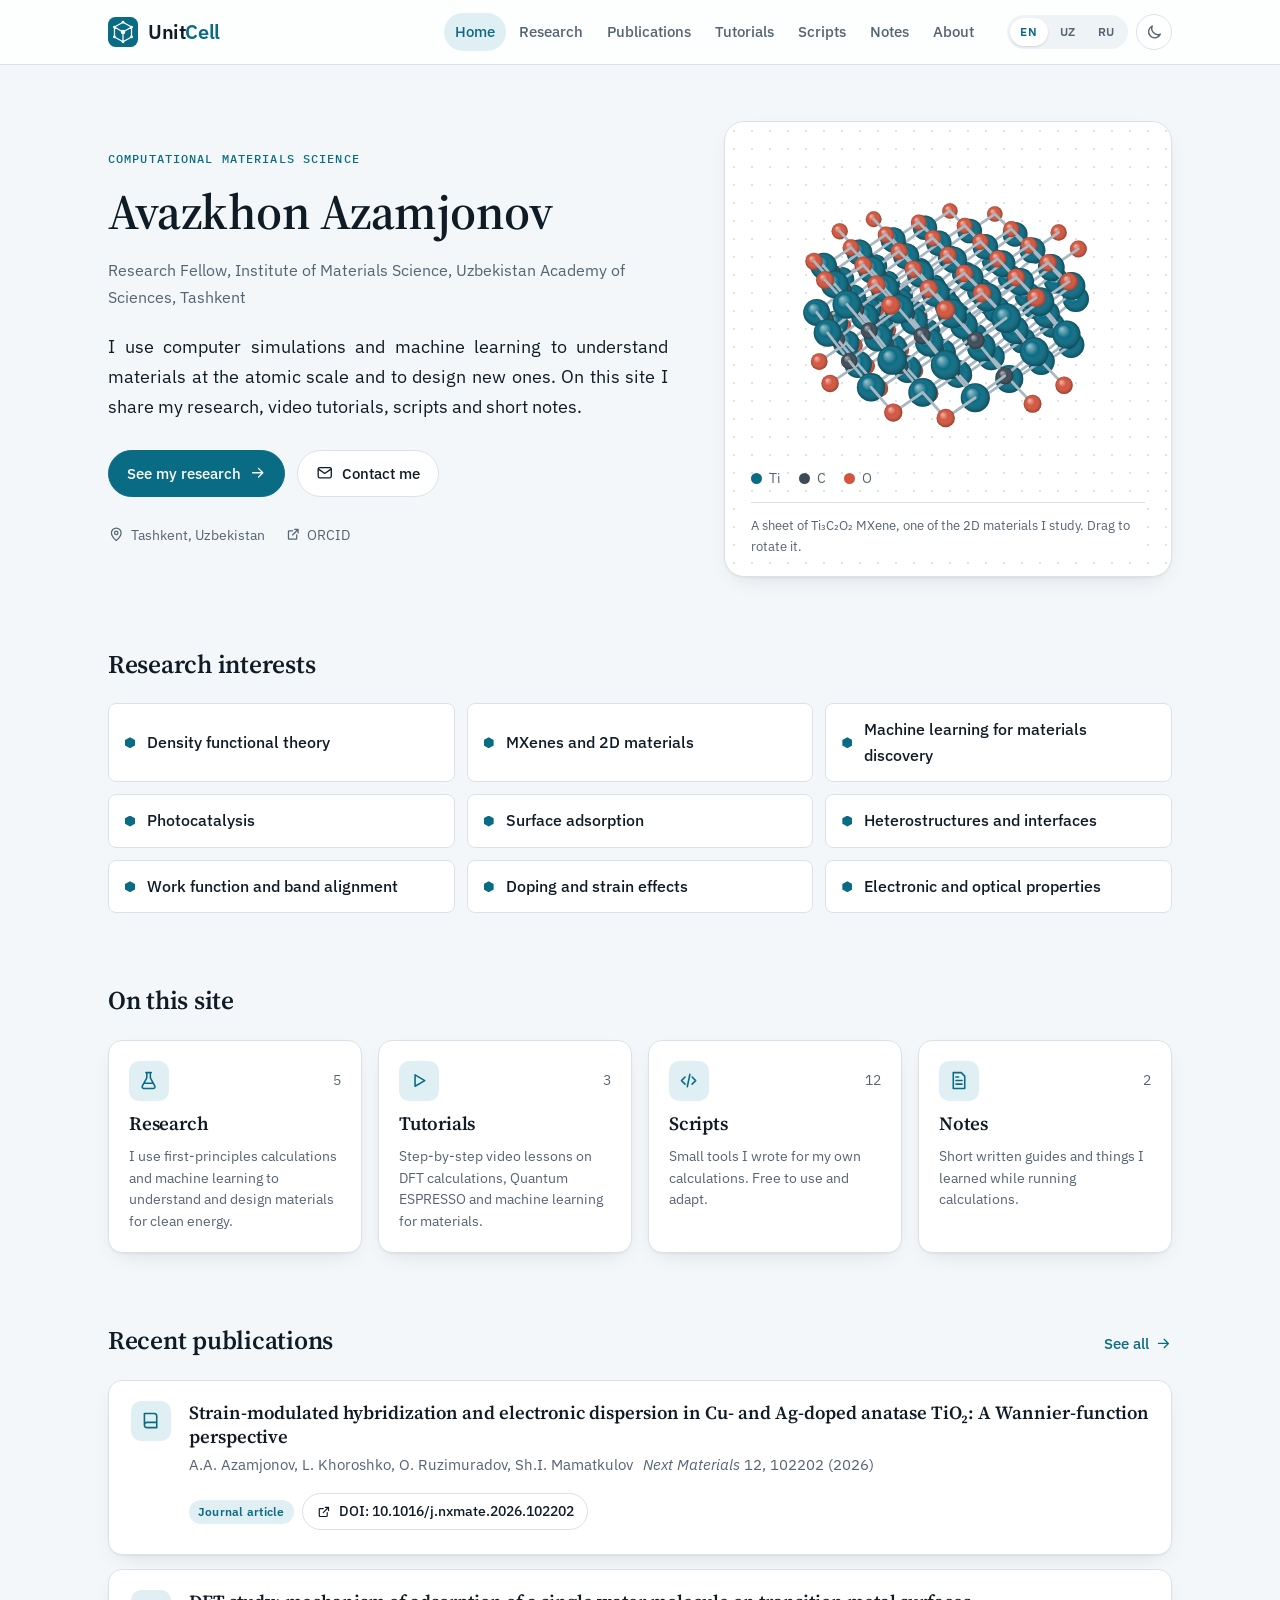
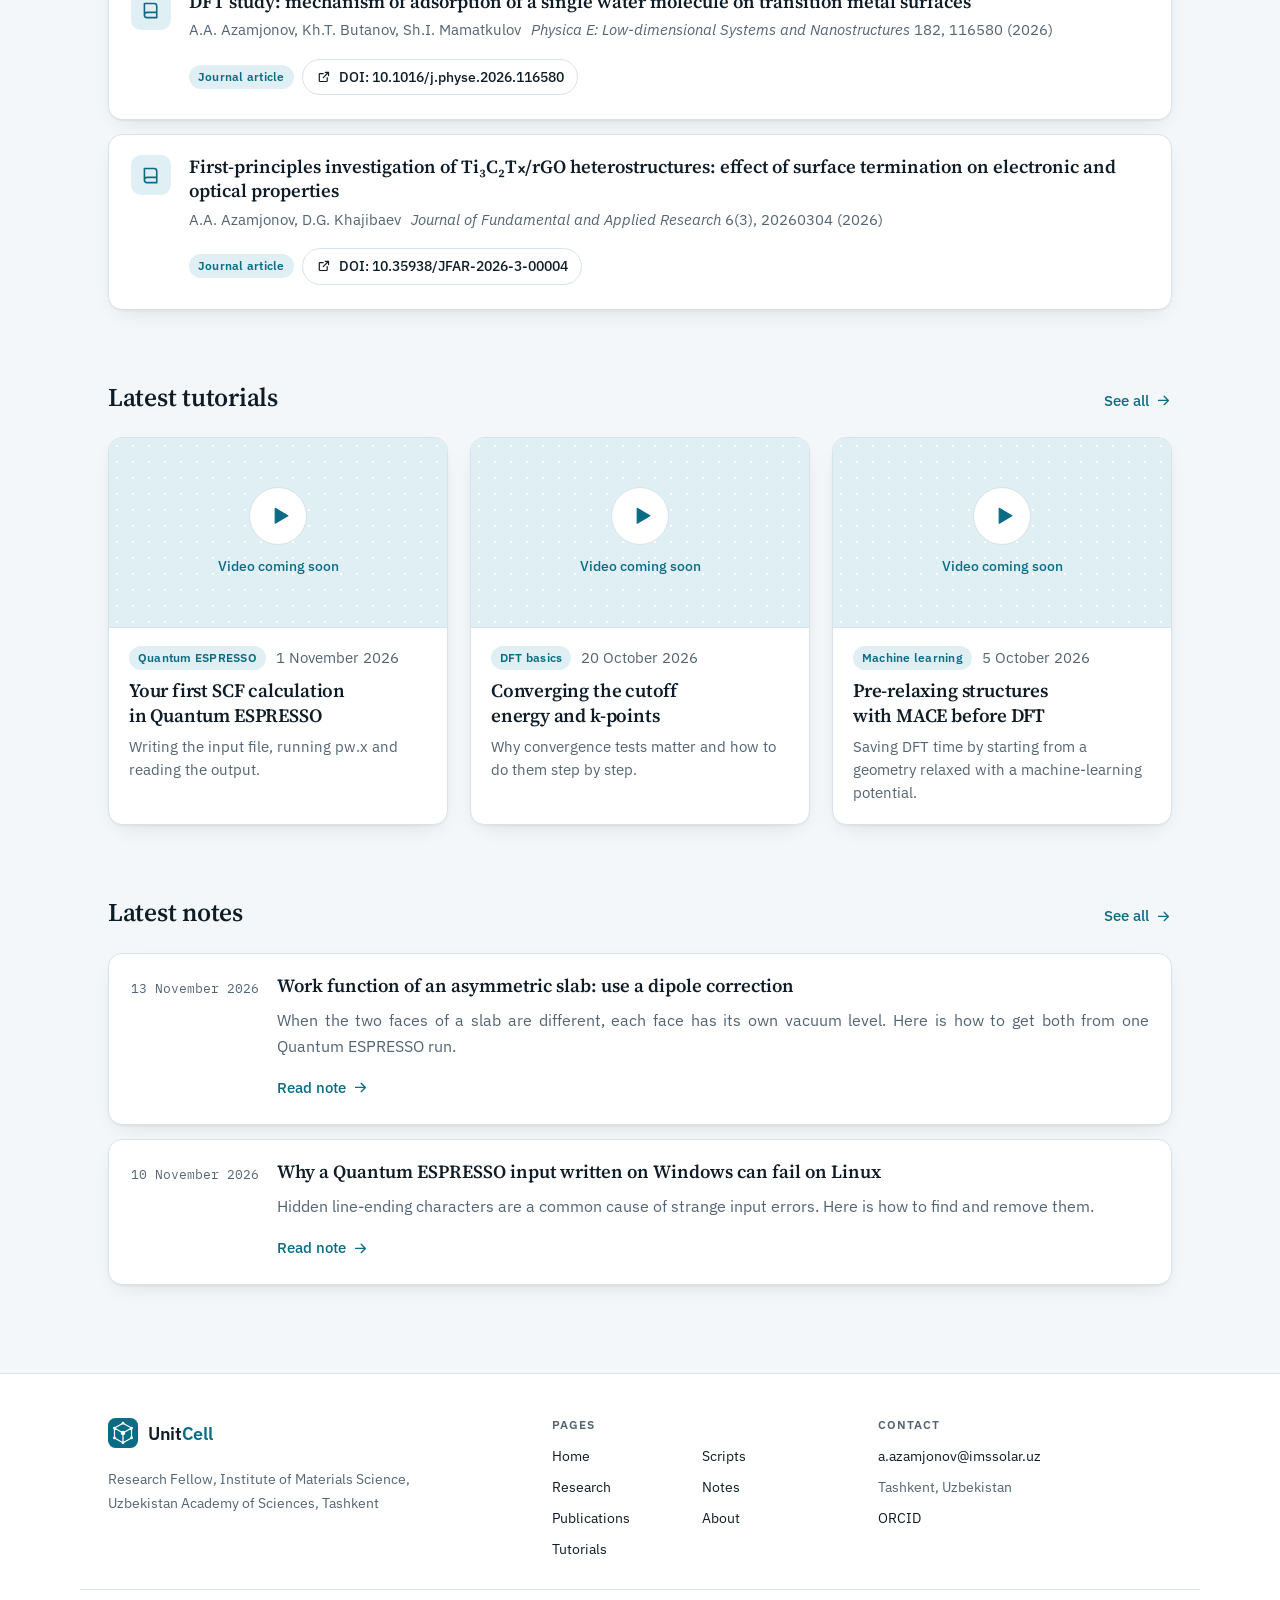
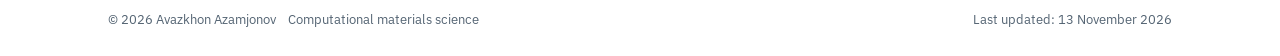
<file: index.html>
<!DOCTYPE html>
<html lang="en">
<head>
  <meta charset="utf-8">
  <meta name="viewport" content="width=device-width, initial-scale=1">
  <title>UnitCell · Computational materials science</title>
  <meta name="description" content="Research, tutorial videos, scripts and notes on DFT and machine learning for materials science.">
  <meta property="og:type" content="website">
  <meta property="og:title" content="UnitCell · Computational materials science">
  <meta property="og:description" content="Research, tutorial videos, scripts and notes on DFT and machine learning for materials science.">
  <meta name="theme-color" content="#f4f7f9" media="(prefers-color-scheme: light)">
  <meta name="theme-color" content="#0b1217" media="(prefers-color-scheme: dark)">
  <link rel="icon" href="data:image/svg+xml,%3Csvg xmlns='http://www.w3.org/2000/svg' viewBox='0 0 32 32'%3E%3Crect width='32' height='32' rx='8' fill='%230a6c84'/%3E%3Cpath d='M16 5.5l9.1 5.25v10.5L16 26.5l-9.1-5.25v-10.5zM16 16l9.1-5.25M16 16l-9.1-5.25M16 16v10.5' fill='none' stroke='%23fff' stroke-width='1.4' stroke-linejoin='round'/%3E%3Cg fill='%23fff'%3E%3Ccircle cx='16' cy='16' r='2.4'/%3E%3Ccircle cx='16' cy='5.5' r='1.6'/%3E%3Ccircle cx='25.1' cy='10.75' r='1.6'/%3E%3Ccircle cx='25.1' cy='21.25' r='1.6'/%3E%3Ccircle cx='16' cy='26.5' r='1.6'/%3E%3Ccircle cx='6.9' cy='21.25' r='1.6'/%3E%3Ccircle cx='6.9' cy='10.75' r='1.6'/%3E%3C/g%3E%3C/svg%3E">
  <script>try{var t=localStorage.getItem("theme");if(t==="dark"||t==="light")document.documentElement.setAttribute("data-theme",t)}catch(e){}</script>
  <link rel="preconnect" href="https://fonts.googleapis.com">
  <link rel="preconnect" href="https://fonts.gstatic.com" crossorigin>
  <link href="https://fonts.googleapis.com/css2?family=IBM+Plex+Mono:wght@400;500&family=IBM+Plex+Sans:wght@400;500;600&family=Source+Serif+4:opsz,wght@8..60,600&display=swap" rel="stylesheet">
  <link rel="stylesheet" href="assets/css/style.css">
</head>
<body data-page="home">
  <header class="site-header" id="site-header"></header>
  <main class="wrap" id="content">
    <noscript><p>This site needs JavaScript to show its content. Please turn it on in your browser.</p></noscript>
  </main>
  <footer class="site-footer" id="site-footer"></footer>
  <script src="assets/js/i18n.js"></script>
  <script src="assets/js/content.js"></script>
  <script src="assets/js/site.js"></script>
</body>
</html>
</file>
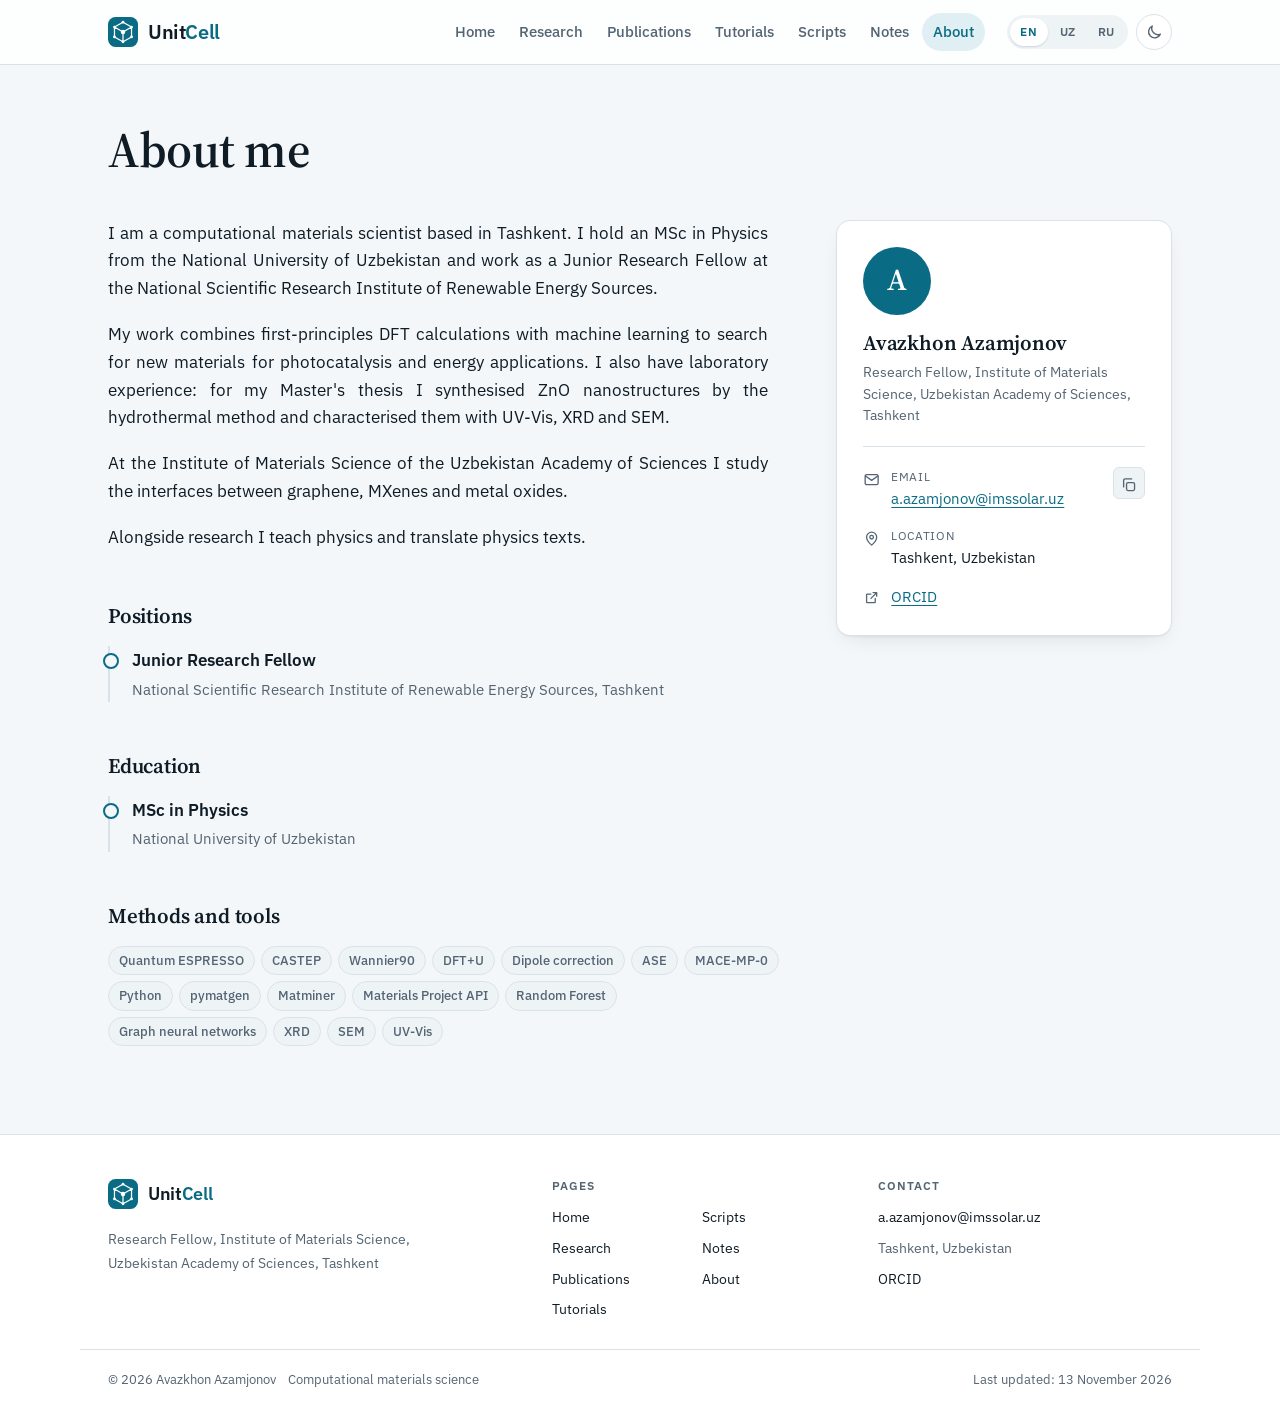
<file: about.html>
<!DOCTYPE html>
<html lang="en">
<head>
  <meta charset="utf-8">
  <meta name="viewport" content="width=device-width, initial-scale=1">
  <title>UnitCell · About</title>
  <meta name="description" content="Research, tutorial videos, scripts and notes on DFT and machine learning for materials science.">
  <meta property="og:type" content="website">
  <meta property="og:title" content="UnitCell · About">
  <meta property="og:description" content="Research, tutorial videos, scripts and notes on DFT and machine learning for materials science.">
  <meta name="theme-color" content="#f4f7f9" media="(prefers-color-scheme: light)">
  <meta name="theme-color" content="#0b1217" media="(prefers-color-scheme: dark)">
  <link rel="icon" href="data:image/svg+xml,%3Csvg xmlns='http://www.w3.org/2000/svg' viewBox='0 0 32 32'%3E%3Crect width='32' height='32' rx='8' fill='%230a6c84'/%3E%3Cpath d='M16 5.5l9.1 5.25v10.5L16 26.5l-9.1-5.25v-10.5zM16 16l9.1-5.25M16 16l-9.1-5.25M16 16v10.5' fill='none' stroke='%23fff' stroke-width='1.4' stroke-linejoin='round'/%3E%3Cg fill='%23fff'%3E%3Ccircle cx='16' cy='16' r='2.4'/%3E%3Ccircle cx='16' cy='5.5' r='1.6'/%3E%3Ccircle cx='25.1' cy='10.75' r='1.6'/%3E%3Ccircle cx='25.1' cy='21.25' r='1.6'/%3E%3Ccircle cx='16' cy='26.5' r='1.6'/%3E%3Ccircle cx='6.9' cy='21.25' r='1.6'/%3E%3Ccircle cx='6.9' cy='10.75' r='1.6'/%3E%3C/g%3E%3C/svg%3E">
  <script>try{var t=localStorage.getItem("theme");if(t==="dark"||t==="light")document.documentElement.setAttribute("data-theme",t)}catch(e){}</script>
  <link rel="preconnect" href="https://fonts.googleapis.com">
  <link rel="preconnect" href="https://fonts.gstatic.com" crossorigin>
  <link href="https://fonts.googleapis.com/css2?family=IBM+Plex+Mono:wght@400;500&family=IBM+Plex+Sans:wght@400;500;600&family=Source+Serif+4:opsz,wght@8..60,600&display=swap" rel="stylesheet">
  <link rel="stylesheet" href="assets/css/style.css">
</head>
<body data-page="about">
  <header class="site-header" id="site-header"></header>
  <main class="wrap" id="content">
    <noscript><p>This site needs JavaScript to show its content. Please turn it on in your browser.</p></noscript>
  </main>
  <footer class="site-footer" id="site-footer"></footer>
  <script src="assets/js/i18n.js"></script>
  <script src="assets/js/content.js"></script>
  <script src="assets/js/site.js"></script>
</body>
</html>
</file>
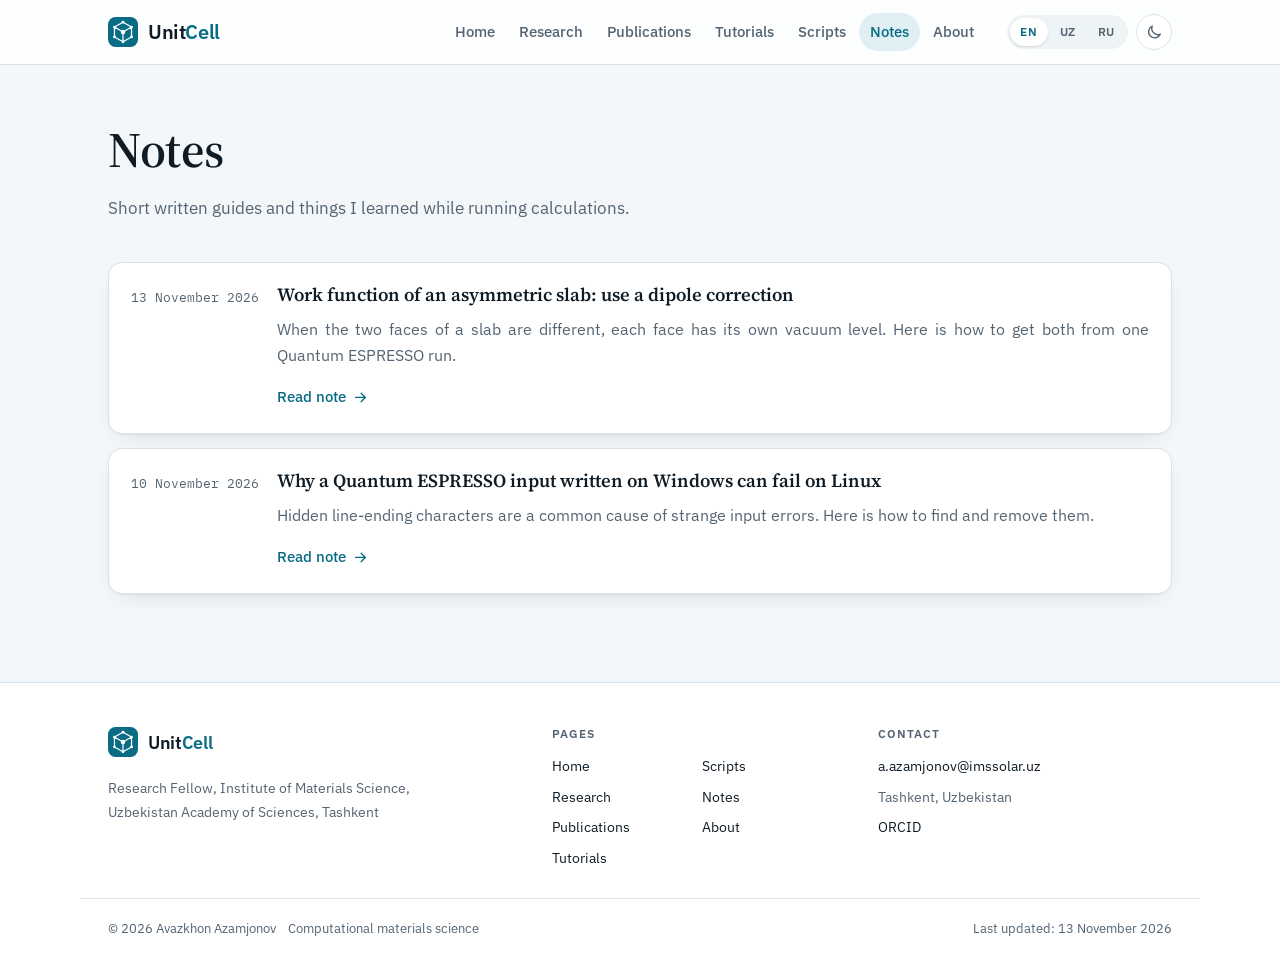
<file: notes.html>
<!DOCTYPE html>
<html lang="en">
<head>
  <meta charset="utf-8">
  <meta name="viewport" content="width=device-width, initial-scale=1">
  <title>UnitCell · Notes</title>
  <meta name="description" content="Research, tutorial videos, scripts and notes on DFT and machine learning for materials science.">
  <meta property="og:type" content="website">
  <meta property="og:title" content="UnitCell · Notes">
  <meta property="og:description" content="Research, tutorial videos, scripts and notes on DFT and machine learning for materials science.">
  <meta name="theme-color" content="#f4f7f9" media="(prefers-color-scheme: light)">
  <meta name="theme-color" content="#0b1217" media="(prefers-color-scheme: dark)">
  <link rel="icon" href="data:image/svg+xml,%3Csvg xmlns='http://www.w3.org/2000/svg' viewBox='0 0 32 32'%3E%3Crect width='32' height='32' rx='8' fill='%230a6c84'/%3E%3Cpath d='M16 5.5l9.1 5.25v10.5L16 26.5l-9.1-5.25v-10.5zM16 16l9.1-5.25M16 16l-9.1-5.25M16 16v10.5' fill='none' stroke='%23fff' stroke-width='1.4' stroke-linejoin='round'/%3E%3Cg fill='%23fff'%3E%3Ccircle cx='16' cy='16' r='2.4'/%3E%3Ccircle cx='16' cy='5.5' r='1.6'/%3E%3Ccircle cx='25.1' cy='10.75' r='1.6'/%3E%3Ccircle cx='25.1' cy='21.25' r='1.6'/%3E%3Ccircle cx='16' cy='26.5' r='1.6'/%3E%3Ccircle cx='6.9' cy='21.25' r='1.6'/%3E%3Ccircle cx='6.9' cy='10.75' r='1.6'/%3E%3C/g%3E%3C/svg%3E">
  <script>try{var t=localStorage.getItem("theme");if(t==="dark"||t==="light")document.documentElement.setAttribute("data-theme",t)}catch(e){}</script>
  <link rel="preconnect" href="https://fonts.googleapis.com">
  <link rel="preconnect" href="https://fonts.gstatic.com" crossorigin>
  <link href="https://fonts.googleapis.com/css2?family=IBM+Plex+Mono:wght@400;500&family=IBM+Plex+Sans:wght@400;500;600&family=Source+Serif+4:opsz,wght@8..60,600&display=swap" rel="stylesheet">
  <link rel="stylesheet" href="assets/css/style.css">
</head>
<body data-page="notes">
  <header class="site-header" id="site-header"></header>
  <main class="wrap" id="content">
    <noscript><p>This site needs JavaScript to show its content. Please turn it on in your browser.</p></noscript>
  </main>
  <footer class="site-footer" id="site-footer"></footer>
  <script src="assets/js/i18n.js"></script>
  <script src="assets/js/content.js"></script>
  <script src="assets/js/site.js"></script>
</body>
</html>
</file>
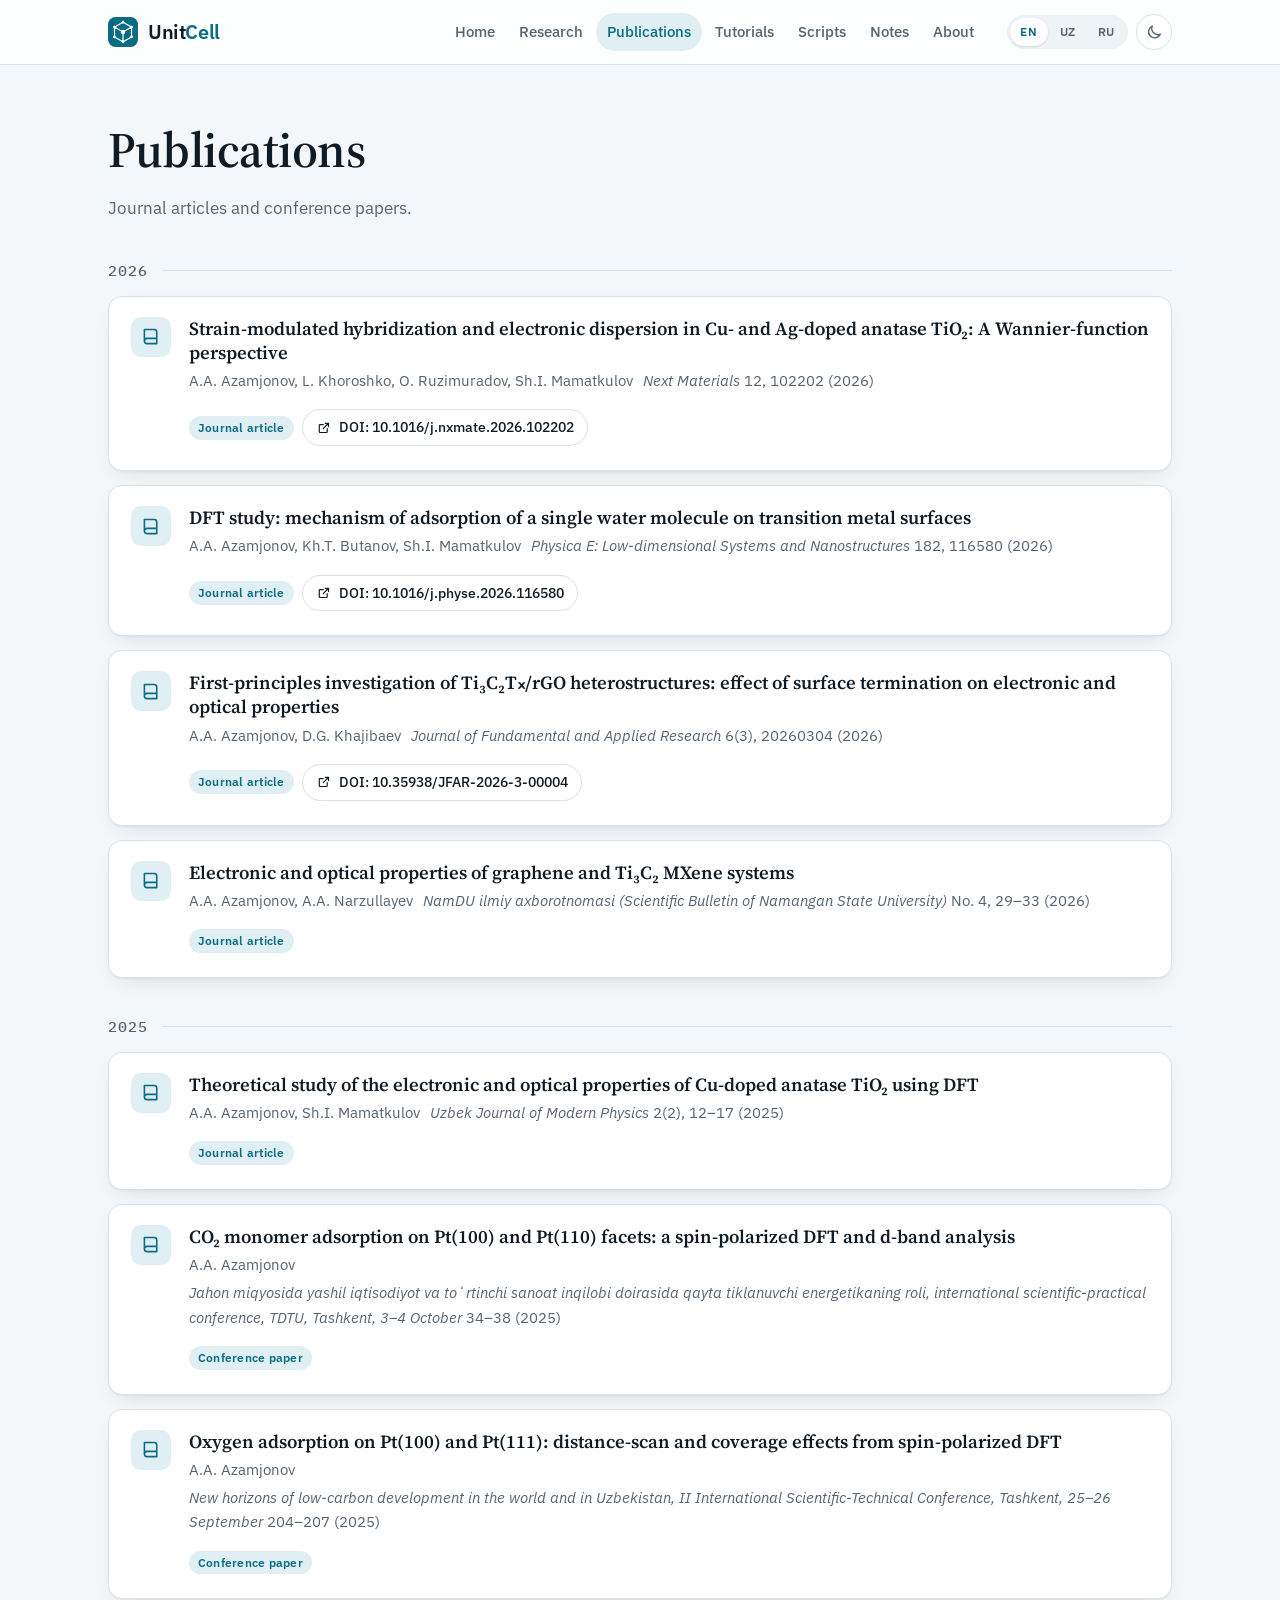
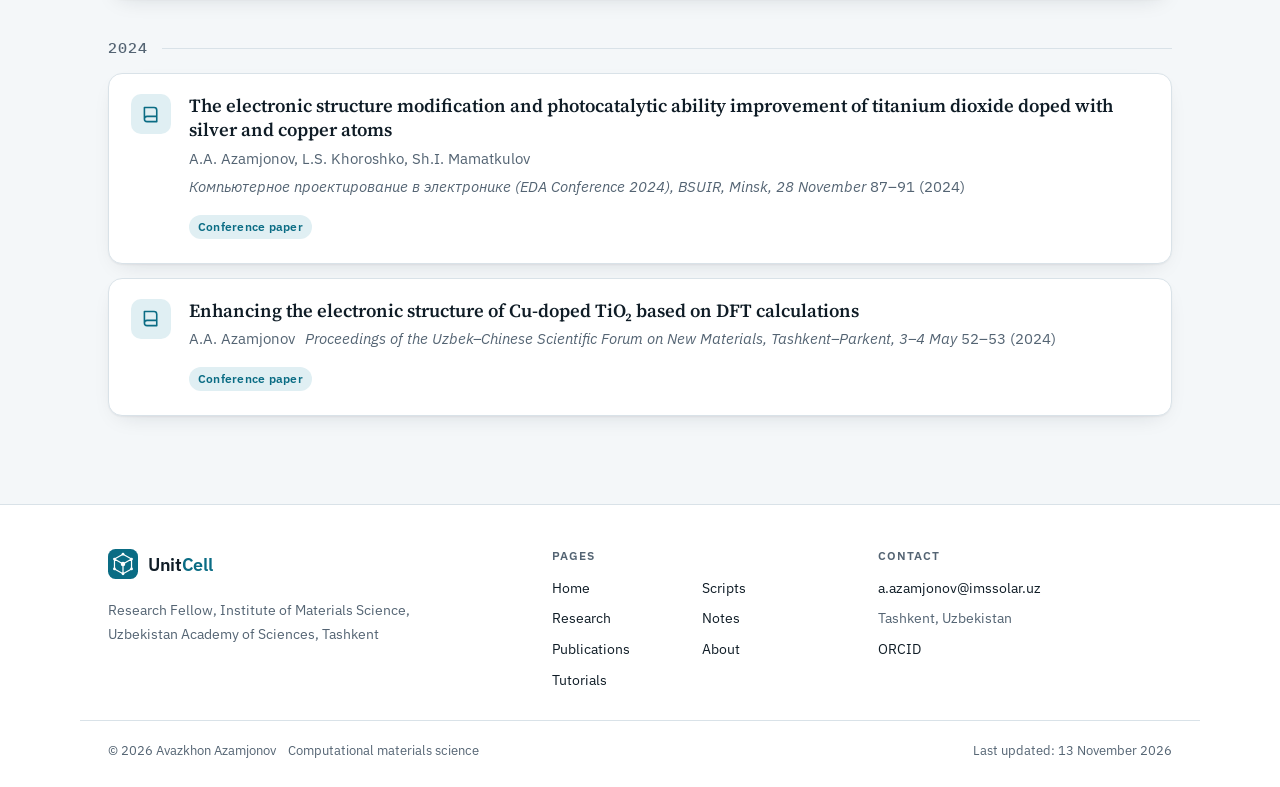
<file: publications.html>
<!DOCTYPE html>
<html lang="en">
<head>
  <meta charset="utf-8">
  <meta name="viewport" content="width=device-width, initial-scale=1">
  <title>UnitCell · Publications</title>
  <meta name="description" content="Research, tutorial videos, scripts and notes on DFT and machine learning for materials science.">
  <meta property="og:type" content="website">
  <meta property="og:title" content="UnitCell · Publications">
  <meta property="og:description" content="Research, tutorial videos, scripts and notes on DFT and machine learning for materials science.">
  <meta name="theme-color" content="#f4f7f9" media="(prefers-color-scheme: light)">
  <meta name="theme-color" content="#0b1217" media="(prefers-color-scheme: dark)">
  <link rel="icon" href="data:image/svg+xml,%3Csvg xmlns='http://www.w3.org/2000/svg' viewBox='0 0 32 32'%3E%3Crect width='32' height='32' rx='8' fill='%230a6c84'/%3E%3Cpath d='M16 5.5l9.1 5.25v10.5L16 26.5l-9.1-5.25v-10.5zM16 16l9.1-5.25M16 16l-9.1-5.25M16 16v10.5' fill='none' stroke='%23fff' stroke-width='1.4' stroke-linejoin='round'/%3E%3Cg fill='%23fff'%3E%3Ccircle cx='16' cy='16' r='2.4'/%3E%3Ccircle cx='16' cy='5.5' r='1.6'/%3E%3Ccircle cx='25.1' cy='10.75' r='1.6'/%3E%3Ccircle cx='25.1' cy='21.25' r='1.6'/%3E%3Ccircle cx='16' cy='26.5' r='1.6'/%3E%3Ccircle cx='6.9' cy='21.25' r='1.6'/%3E%3Ccircle cx='6.9' cy='10.75' r='1.6'/%3E%3C/g%3E%3C/svg%3E">
  <script>try{var t=localStorage.getItem("theme");if(t==="dark"||t==="light")document.documentElement.setAttribute("data-theme",t)}catch(e){}</script>
  <link rel="preconnect" href="https://fonts.googleapis.com">
  <link rel="preconnect" href="https://fonts.gstatic.com" crossorigin>
  <link href="https://fonts.googleapis.com/css2?family=IBM+Plex+Mono:wght@400;500&family=IBM+Plex+Sans:wght@400;500;600&family=Source+Serif+4:opsz,wght@8..60,600&display=swap" rel="stylesheet">
  <link rel="stylesheet" href="assets/css/style.css">
</head>
<body data-page="publications">
  <header class="site-header" id="site-header"></header>
  <main class="wrap" id="content">
    <noscript><p>This site needs JavaScript to show its content. Please turn it on in your browser.</p></noscript>
  </main>
  <footer class="site-footer" id="site-footer"></footer>
  <script src="assets/js/i18n.js"></script>
  <script src="assets/js/content.js"></script>
  <script src="assets/js/site.js"></script>
</body>
</html>
</file>
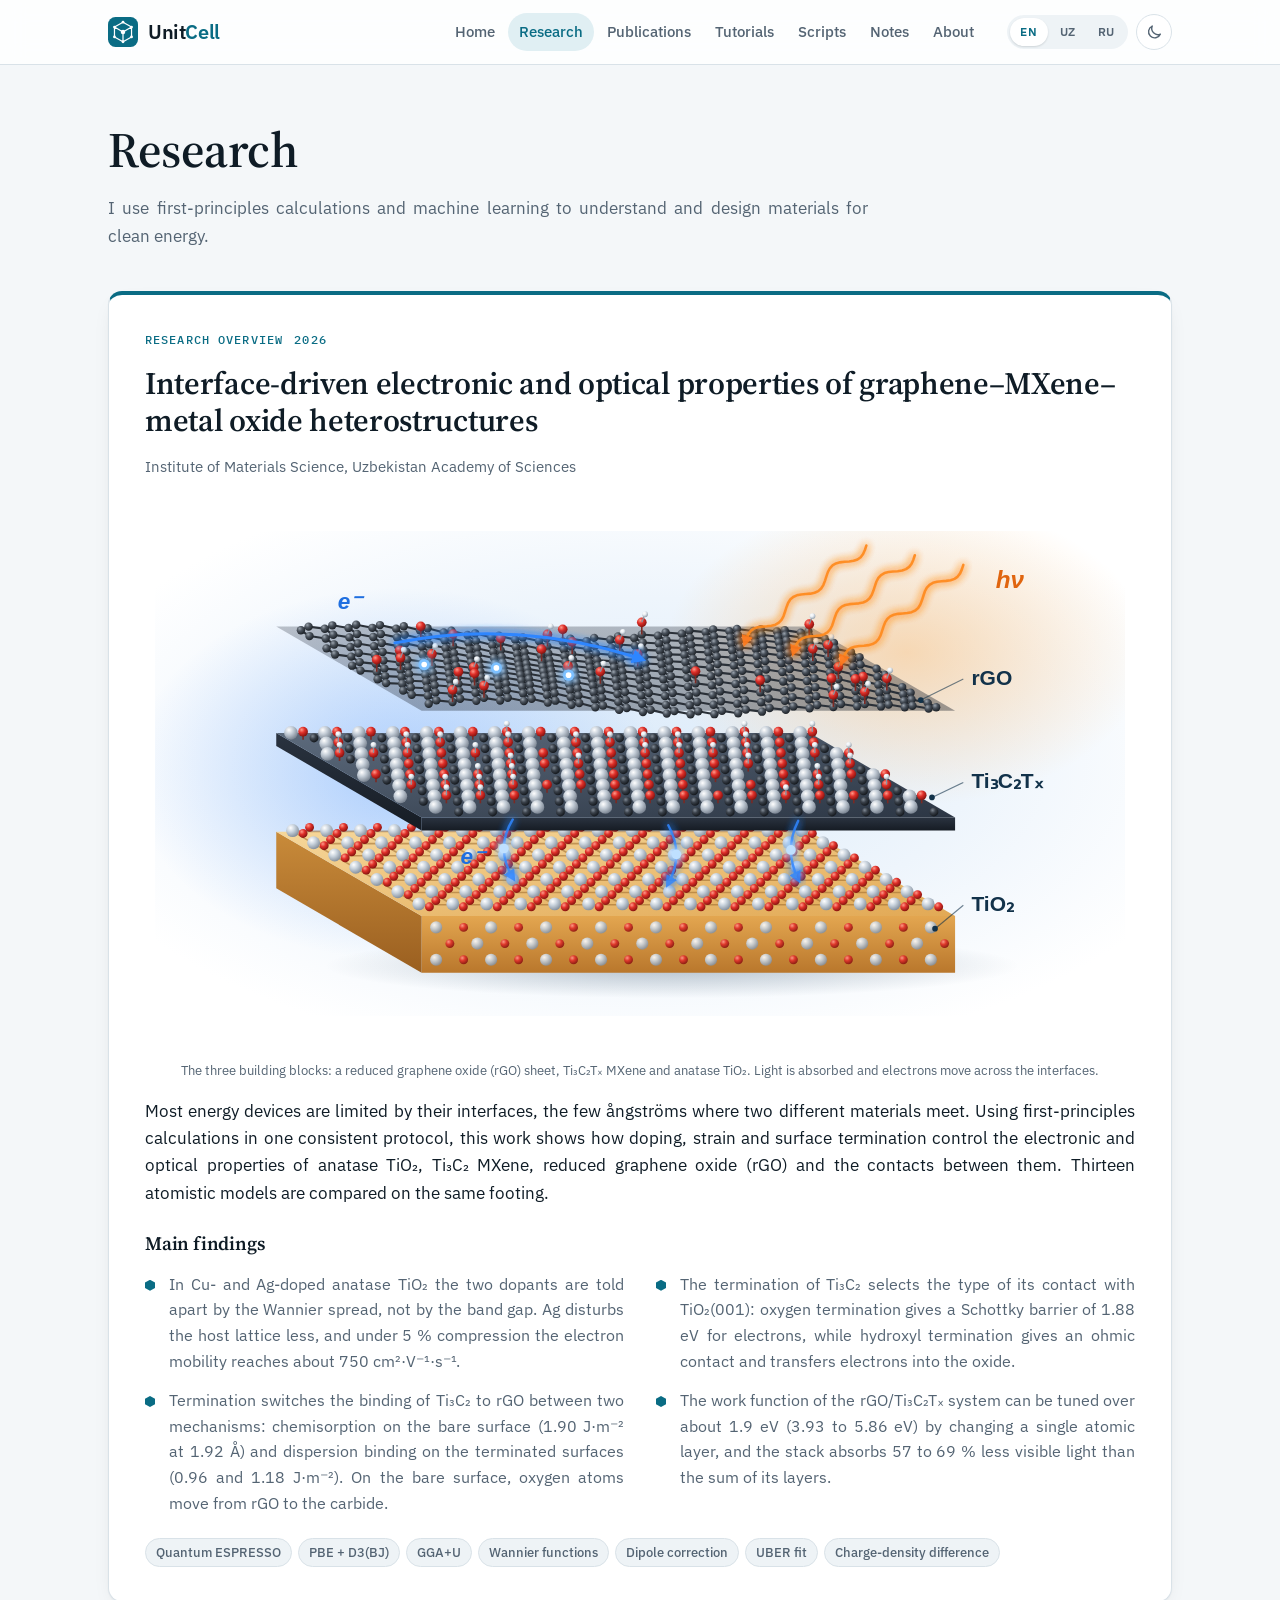
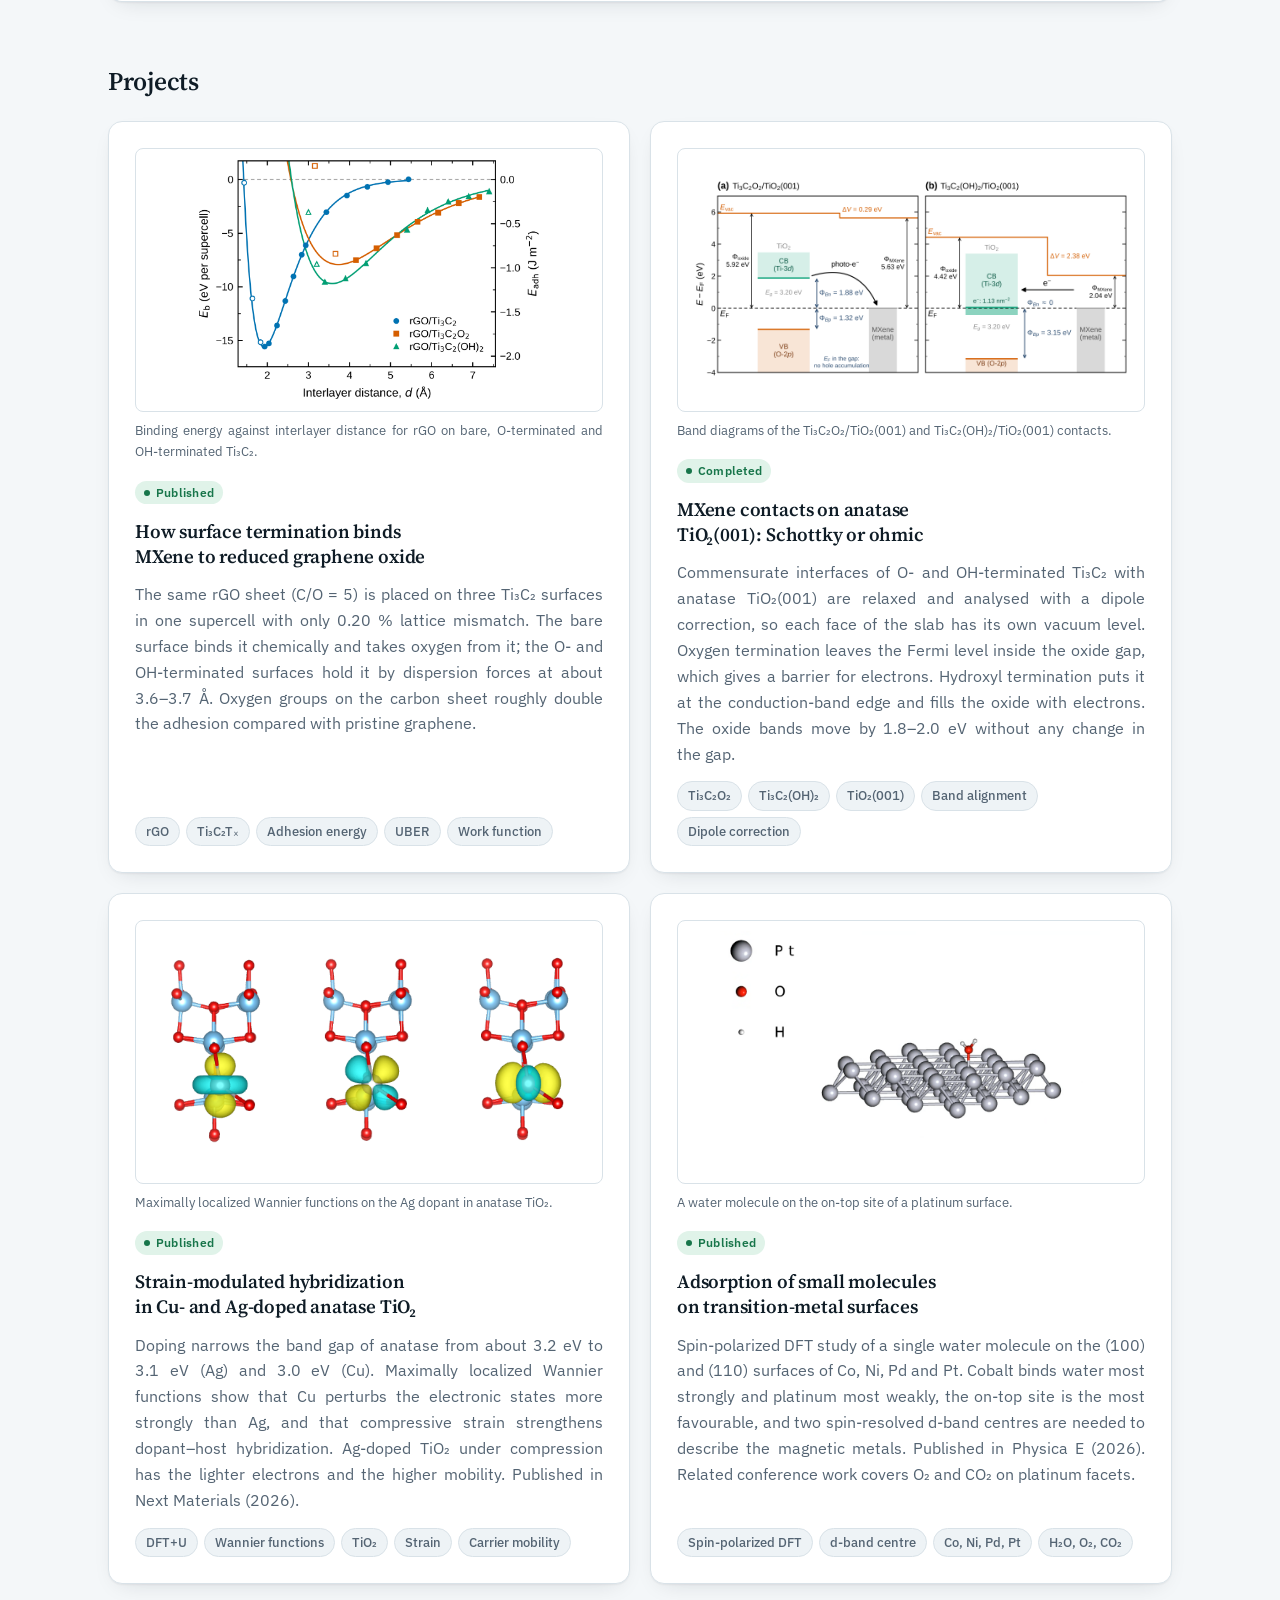
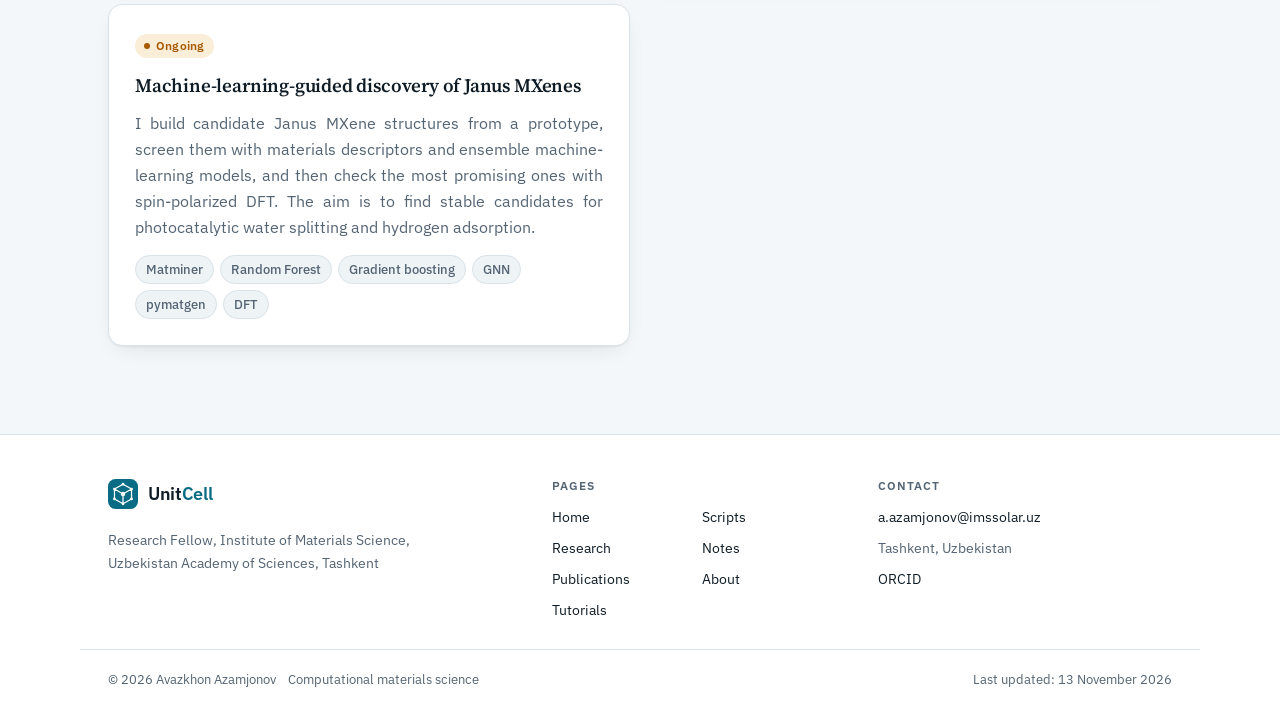
<file: research.html>
<!DOCTYPE html>
<html lang="en">
<head>
  <meta charset="utf-8">
  <meta name="viewport" content="width=device-width, initial-scale=1">
  <title>UnitCell Research</title>
  <meta name="description" content="Research, tutorial videos, scripts and notes on DFT and machine learning for materials science.">
  <meta property="og:type" content="website">
  <meta property="og:title" content="UnitCell Research">
  <meta property="og:description" content="Research, tutorial videos, scripts and notes on DFT and machine learning for materials science.">
  <meta name="theme-color" content="#f4f7f9" media="(prefers-color-scheme: light)">
  <meta name="theme-color" content="#0b1217" media="(prefers-color-scheme: dark)">
  <link rel="icon" href="data:image/svg+xml,%3Csvg xmlns='http://www.w3.org/2000/svg' viewBox='0 0 32 32'%3E%3Crect width='32' height='32' rx='8' fill='%230a6c84'/%3E%3Cpath d='M16 5.5l9.1 5.25v10.5L16 26.5l-9.1-5.25v-10.5zM16 16l9.1-5.25M16 16l-9.1-5.25M16 16v10.5' fill='none' stroke='%23fff' stroke-width='1.4' stroke-linejoin='round'/%3E%3Cg fill='%23fff'%3E%3Ccircle cx='16' cy='16' r='2.4'/%3E%3Ccircle cx='16' cy='5.5' r='1.6'/%3E%3Ccircle cx='25.1' cy='10.75' r='1.6'/%3E%3Ccircle cx='25.1' cy='21.25' r='1.6'/%3E%3Ccircle cx='16' cy='26.5' r='1.6'/%3E%3Ccircle cx='6.9' cy='21.25' r='1.6'/%3E%3Ccircle cx='6.9' cy='10.75' r='1.6'/%3E%3C/g%3E%3C/svg%3E">
  <script>try{var t=localStorage.getItem("theme");if(t==="dark"||t==="light")document.documentElement.setAttribute("data-theme",t)}catch(e){}</script>
  <link rel="preconnect" href="https://fonts.googleapis.com">
  <link rel="preconnect" href="https://fonts.gstatic.com" crossorigin>
  <link href="https://fonts.googleapis.com/css2?family=IBM+Plex+Mono:wght@400;500&family=IBM+Plex+Sans:wght@400;500;600&family=Source+Serif+4:opsz,wght@8..60,600&display=swap" rel="stylesheet">
  <link rel="stylesheet" href="assets/css/style.css">
</head>
<body data-page="research">
  <header class="site-header" id="site-header"></header>
  <main class="wrap" id="content">
    <noscript><p>This site needs JavaScript to show its content. Please turn it on in your browser.</p></noscript>
  </main>
  <footer class="site-footer" id="site-footer"></footer>
  <script src="assets/js/i18n.js"></script>
  <script src="assets/js/content.js"></script>
  <script src="assets/js/site.js"></script>
</body>
</html>
</file>
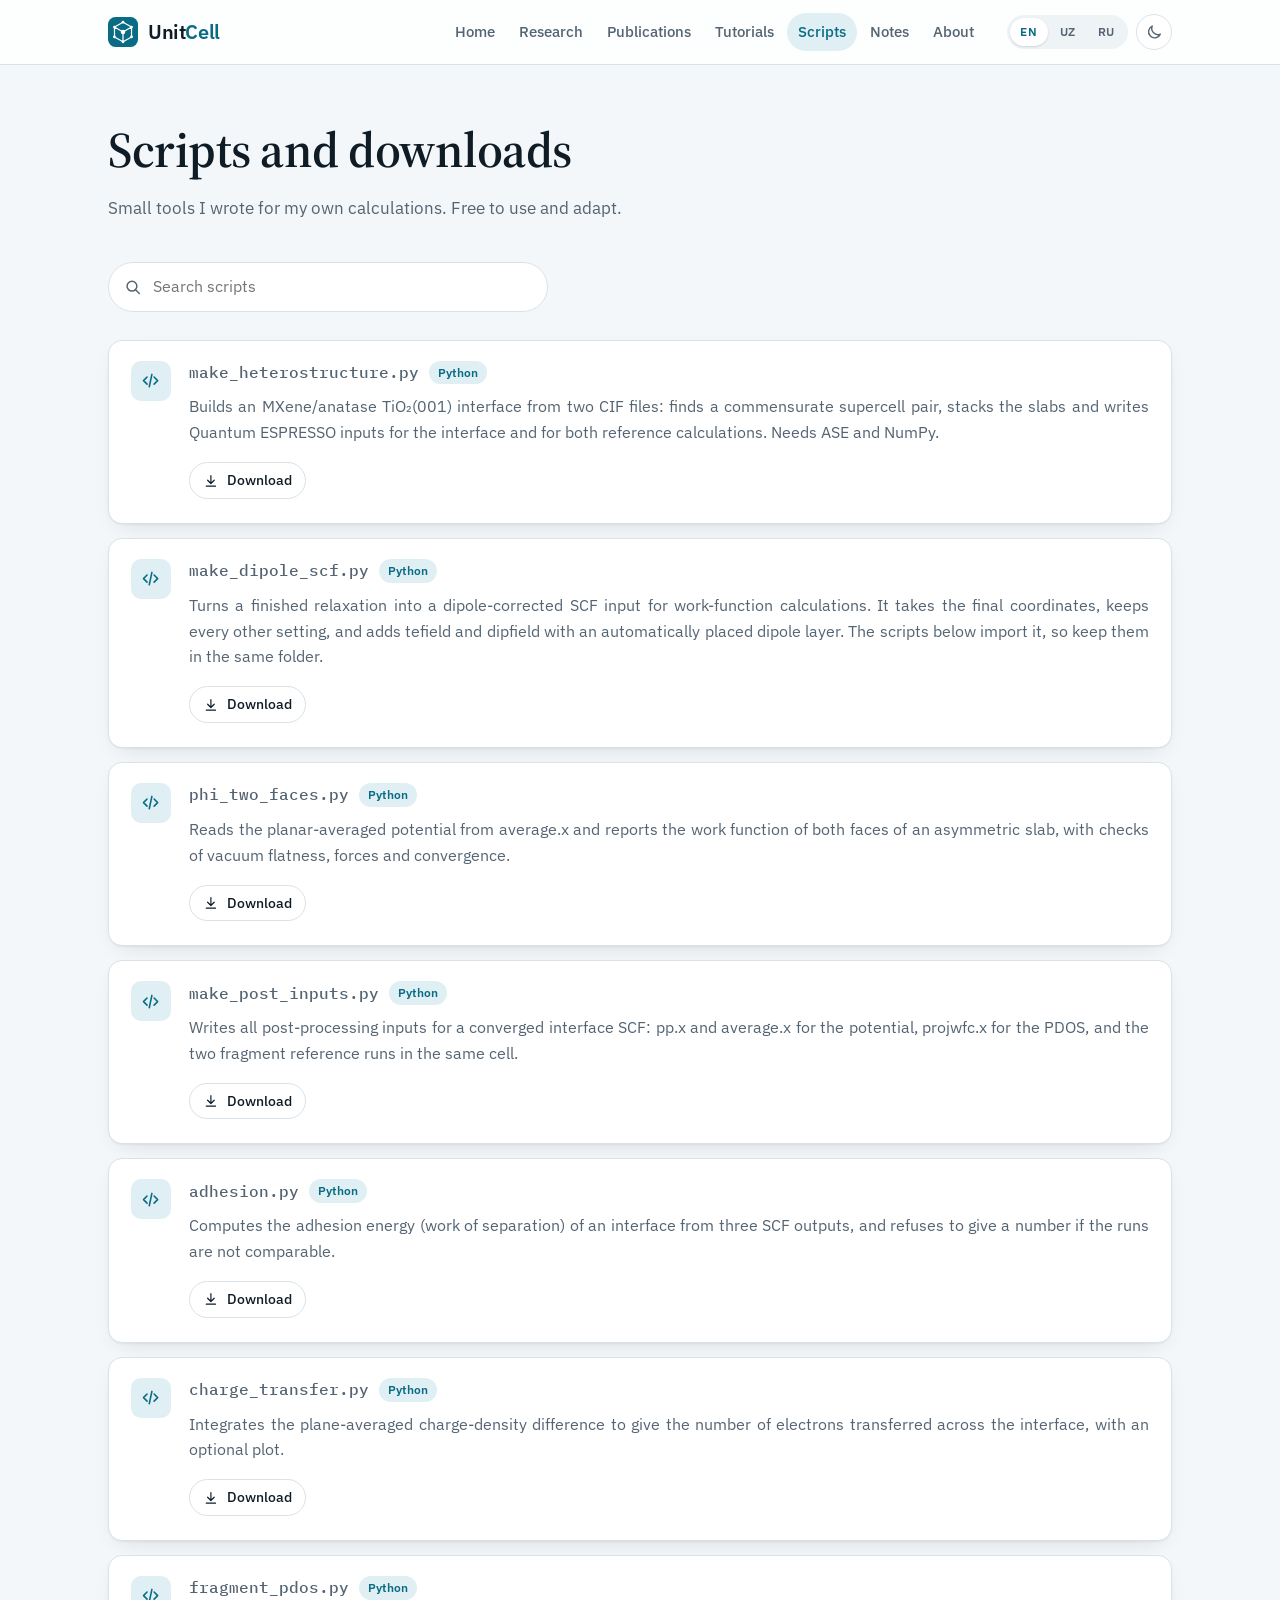
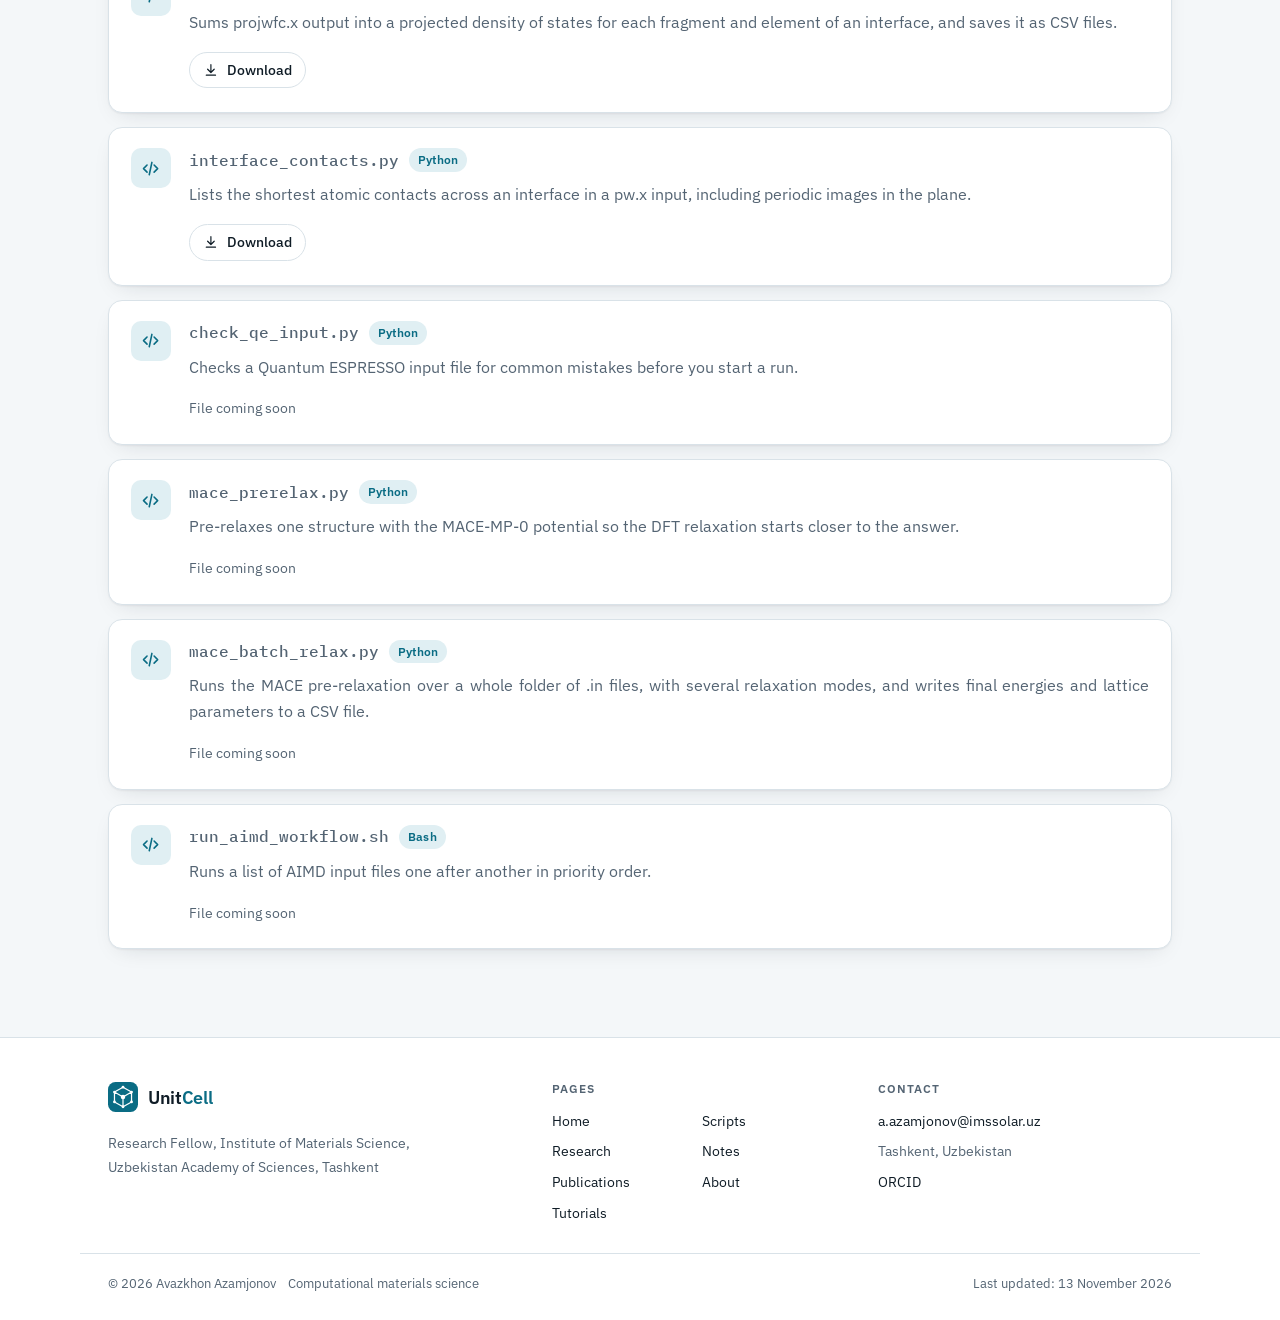
<file: scripts.html>
<!DOCTYPE html>
<html lang="en">
<head>
  <meta charset="utf-8">
  <meta name="viewport" content="width=device-width, initial-scale=1">
  <title>UnitCell · Scripts</title>
  <meta name="description" content="Research, tutorial videos, scripts and notes on DFT and machine learning for materials science.">
  <meta property="og:type" content="website">
  <meta property="og:title" content="UnitCell · Scripts">
  <meta property="og:description" content="Research, tutorial videos, scripts and notes on DFT and machine learning for materials science.">
  <meta name="theme-color" content="#f4f7f9" media="(prefers-color-scheme: light)">
  <meta name="theme-color" content="#0b1217" media="(prefers-color-scheme: dark)">
  <link rel="icon" href="data:image/svg+xml,%3Csvg xmlns='http://www.w3.org/2000/svg' viewBox='0 0 32 32'%3E%3Crect width='32' height='32' rx='8' fill='%230a6c84'/%3E%3Cpath d='M16 5.5l9.1 5.25v10.5L16 26.5l-9.1-5.25v-10.5zM16 16l9.1-5.25M16 16l-9.1-5.25M16 16v10.5' fill='none' stroke='%23fff' stroke-width='1.4' stroke-linejoin='round'/%3E%3Cg fill='%23fff'%3E%3Ccircle cx='16' cy='16' r='2.4'/%3E%3Ccircle cx='16' cy='5.5' r='1.6'/%3E%3Ccircle cx='25.1' cy='10.75' r='1.6'/%3E%3Ccircle cx='25.1' cy='21.25' r='1.6'/%3E%3Ccircle cx='16' cy='26.5' r='1.6'/%3E%3Ccircle cx='6.9' cy='21.25' r='1.6'/%3E%3Ccircle cx='6.9' cy='10.75' r='1.6'/%3E%3C/g%3E%3C/svg%3E">
  <script>try{var t=localStorage.getItem("theme");if(t==="dark"||t==="light")document.documentElement.setAttribute("data-theme",t)}catch(e){}</script>
  <link rel="preconnect" href="https://fonts.googleapis.com">
  <link rel="preconnect" href="https://fonts.gstatic.com" crossorigin>
  <link href="https://fonts.googleapis.com/css2?family=IBM+Plex+Mono:wght@400;500&family=IBM+Plex+Sans:wght@400;500;600&family=Source+Serif+4:opsz,wght@8..60,600&display=swap" rel="stylesheet">
  <link rel="stylesheet" href="assets/css/style.css">
</head>
<body data-page="scripts">
  <header class="site-header" id="site-header"></header>
  <main class="wrap" id="content">
    <noscript><p>This site needs JavaScript to show its content. Please turn it on in your browser.</p></noscript>
  </main>
  <footer class="site-footer" id="site-footer"></footer>
  <script src="assets/js/i18n.js"></script>
  <script src="assets/js/content.js"></script>
  <script src="assets/js/site.js"></script>
</body>
</html>
</file>
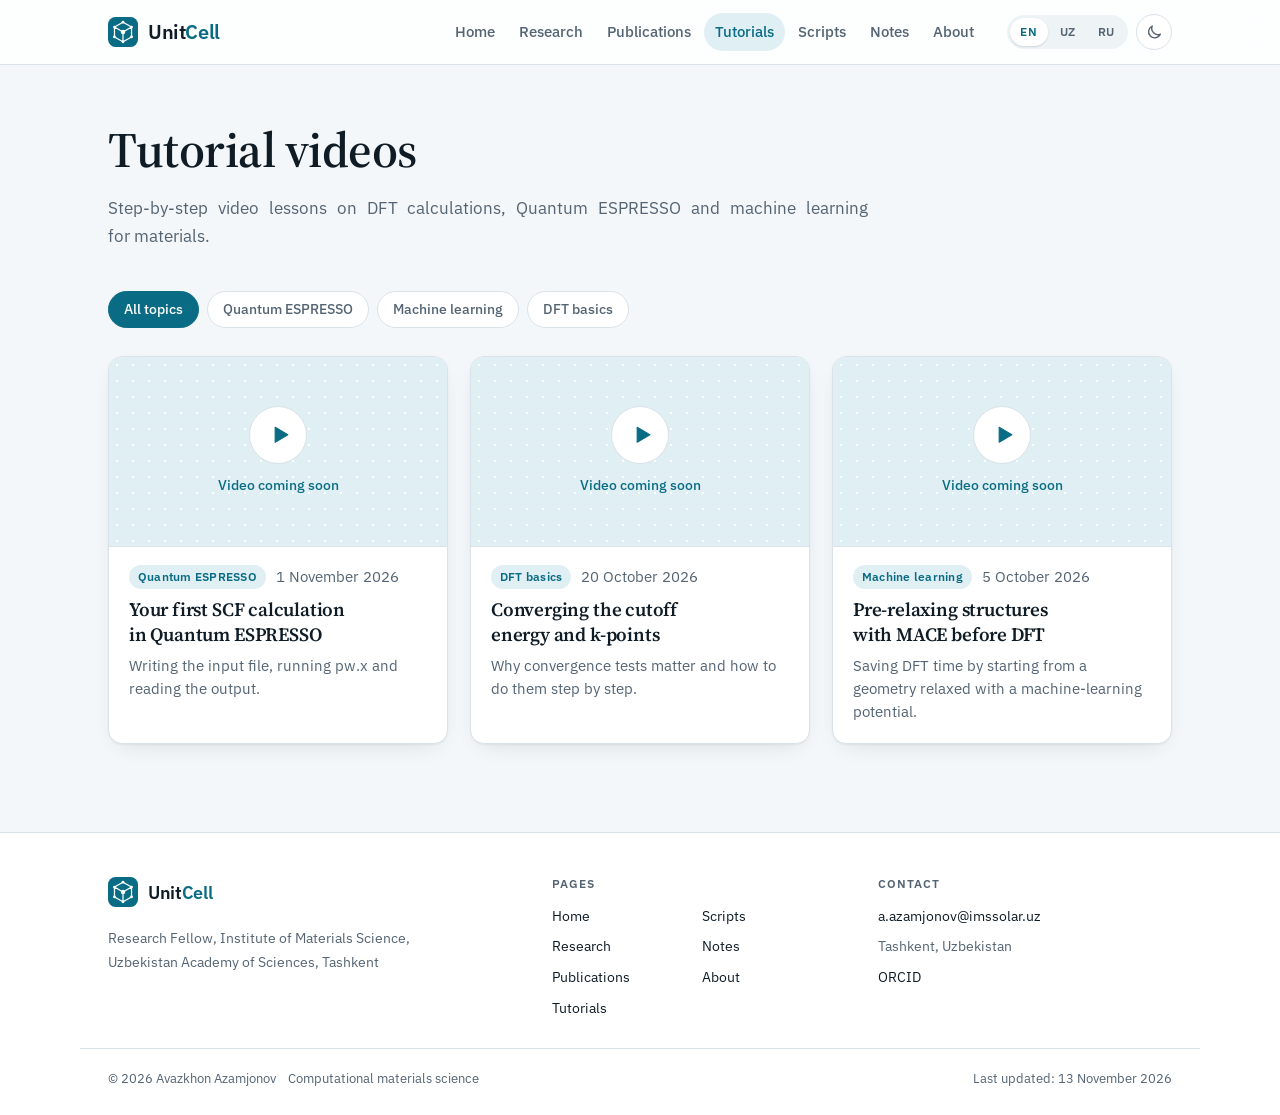
<file: tutorials.html>
<!DOCTYPE html>
<html lang="en">
<head>
  <meta charset="utf-8">
  <meta name="viewport" content="width=device-width, initial-scale=1">
  <title>UnitCell · Tutorials</title>
  <meta name="description" content="Research, tutorial videos, scripts and notes on DFT and machine learning for materials science.">
  <meta property="og:type" content="website">
  <meta property="og:title" content="UnitCell · Tutorials">
  <meta property="og:description" content="Research, tutorial videos, scripts and notes on DFT and machine learning for materials science.">
  <meta name="theme-color" content="#f4f7f9" media="(prefers-color-scheme: light)">
  <meta name="theme-color" content="#0b1217" media="(prefers-color-scheme: dark)">
  <link rel="icon" href="data:image/svg+xml,%3Csvg xmlns='http://www.w3.org/2000/svg' viewBox='0 0 32 32'%3E%3Crect width='32' height='32' rx='8' fill='%230a6c84'/%3E%3Cpath d='M16 5.5l9.1 5.25v10.5L16 26.5l-9.1-5.25v-10.5zM16 16l9.1-5.25M16 16l-9.1-5.25M16 16v10.5' fill='none' stroke='%23fff' stroke-width='1.4' stroke-linejoin='round'/%3E%3Cg fill='%23fff'%3E%3Ccircle cx='16' cy='16' r='2.4'/%3E%3Ccircle cx='16' cy='5.5' r='1.6'/%3E%3Ccircle cx='25.1' cy='10.75' r='1.6'/%3E%3Ccircle cx='25.1' cy='21.25' r='1.6'/%3E%3Ccircle cx='16' cy='26.5' r='1.6'/%3E%3Ccircle cx='6.9' cy='21.25' r='1.6'/%3E%3Ccircle cx='6.9' cy='10.75' r='1.6'/%3E%3C/g%3E%3C/svg%3E">
  <script>try{var t=localStorage.getItem("theme");if(t==="dark"||t==="light")document.documentElement.setAttribute("data-theme",t)}catch(e){}</script>
  <link rel="preconnect" href="https://fonts.googleapis.com">
  <link rel="preconnect" href="https://fonts.gstatic.com" crossorigin>
  <link href="https://fonts.googleapis.com/css2?family=IBM+Plex+Mono:wght@400;500&family=IBM+Plex+Sans:wght@400;500;600&family=Source+Serif+4:opsz,wght@8..60,600&display=swap" rel="stylesheet">
  <link rel="stylesheet" href="assets/css/style.css">
</head>
<body data-page="tutorials">
  <header class="site-header" id="site-header"></header>
  <main class="wrap" id="content">
    <noscript><p>This site needs JavaScript to show its content. Please turn it on in your browser.</p></noscript>
  </main>
  <footer class="site-footer" id="site-footer"></footer>
  <script src="assets/js/i18n.js"></script>
  <script src="assets/js/content.js"></script>
  <script src="assets/js/site.js"></script>
</body>
</html>
</file>
<file: assets/css/style.css>
/* Layout idea: a sticky glass header, a two-column hero with the MXene figure on a dotted
   "graph paper" panel, then quiet sections of cards on a cool, slightly teal-tinted page.
   THE COLOURS ARE THE FIRST LINES BELOW. Change --accent to recolour the whole site. */
:root {
  --paper: #f4f7f9;          /* page background */
  --surface: #ffffff;        /* cards, header */
  --surface-2: #eef3f6;      /* quiet fills */
  --ink: #0f1c26;            /* main text */
  --muted: #546473;          /* secondary text */
  --line: #d9e2e8;           /* borders */
  --accent: #0a6c84;         /* links, buttons */
  --accent-strong: #06495a;
  --accent-soft: #e0eff3;
  --on-accent: #ffffff;
  --ok: #17754a;             /* "Published" */
  --ok-soft: #e0f3e9;
  --live: #a85a00;           /* "Ongoing" */
  --live-soft: #fbeed9;
  --warn-ink: #7a4a00;       /* "Example entry" labels */
  --warn-soft: #fbf1dc;
  --atom-ti: #0a6c84;        /* atoms in the home-page picture */
  --atom-c: #3d4a56;
  --atom-o: #d4553d;
  --atom-bond: #a9b8c2;
  --shadow: 0 1px 2px rgba(15, 28, 38, 0.05), 0 8px 24px -12px rgba(15, 28, 38, 0.18);
  --shadow-lift: 0 2px 4px rgba(15, 28, 38, 0.06), 0 18px 36px -16px rgba(15, 28, 38, 0.28);
  --header-bg: rgba(255, 255, 255, 0.82);
  --radius: 14px;
  --radius-sm: 8px;
  --font-display: "Source Serif 4", Georgia, "Times New Roman", serif;
  --font-body: "IBM Plex Sans", "Segoe UI", Arial, sans-serif;
  --font-mono: "IBM Plex Mono", Consolas, "Courier New", monospace;
  color-scheme: light;
}
@media (prefers-color-scheme: dark) {
  :root:not([data-theme="light"]) {
    --paper: #0b1217;
    --surface: #121b22;
    --surface-2: #17232c;
    --ink: #e7edf0;
    --muted: #94a4b0;
    --line: #22313b;
    --accent: #5cc4dc;
    --accent-strong: #8fd8ea;
    --accent-soft: #11303a;
    --on-accent: #06222b;
    --ok: #6fd3a0;
    --ok-soft: #12301f;
    --live: #f0b765;
    --live-soft: #35280f;
    --warn-ink: #f0c987;
    --warn-soft: #3a2e17;
  --atom-ti: #4fb9d2;
  --atom-c: #8a99a6;
  --atom-o: #ee7a63;
  --atom-bond: #4a5c69;
    --shadow: 0 1px 2px rgba(0, 0, 0, 0.3), 0 8px 24px -12px rgba(0, 0, 0, 0.6);
    --shadow-lift: 0 2px 4px rgba(0, 0, 0, 0.35), 0 18px 36px -16px rgba(0, 0, 0, 0.75);
    --header-bg: rgba(18, 27, 34, 0.82);
    color-scheme: dark;
  }
}
:root[data-theme="dark"] {
  --paper: #0b1217;
  --surface: #121b22;
  --surface-2: #17232c;
  --ink: #e7edf0;
  --muted: #94a4b0;
  --line: #22313b;
  --accent: #5cc4dc;
  --accent-strong: #8fd8ea;
  --accent-soft: #11303a;
  --on-accent: #06222b;
  --ok: #6fd3a0;
  --ok-soft: #12301f;
  --live: #f0b765;
  --live-soft: #35280f;
  --warn-ink: #f0c987;
  --warn-soft: #3a2e17;
  --atom-ti: #4fb9d2;
  --atom-c: #8a99a6;
  --atom-o: #ee7a63;
  --atom-bond: #4a5c69;
  --shadow: 0 1px 2px rgba(0, 0, 0, 0.3), 0 8px 24px -12px rgba(0, 0, 0, 0.6);
  --shadow-lift: 0 2px 4px rgba(0, 0, 0, 0.35), 0 18px 36px -16px rgba(0, 0, 0, 0.75);
  --header-bg: rgba(18, 27, 34, 0.82);
  color-scheme: dark;
}

/* ---------- Base ---------- */
* { box-sizing: border-box; }
html { -webkit-text-size-adjust: 100%; scroll-behavior: smooth; }
body {
  margin: 0;
  min-height: 100vh;
  display: flex;
  flex-direction: column;
  background: var(--paper);
  color: var(--ink);
  font-family: var(--font-body);
  font-size: 17px;
  line-height: 1.65;
  -webkit-font-smoothing: antialiased;
}
main { flex: 1; }
img, svg { max-width: 100%; }
a { color: var(--accent); text-decoration-thickness: 1px; text-underline-offset: 3px; }
a:hover { color: var(--accent-strong); }
:focus-visible { outline: 2px solid var(--accent); outline-offset: 2px; border-radius: 4px; }
::selection { background: var(--accent); color: var(--on-accent); }
.icon { width: 1.15em; height: 1.15em; flex: none; fill: none; stroke: currentColor; stroke-width: 1.8; stroke-linecap: round; stroke-linejoin: round; }
.wrap { width: 100%; max-width: 1120px; margin: 0 auto; padding-left: 28px; padding-right: 28px; }
.skip { position: absolute; left: 12px; top: -60px; z-index: 50; background: var(--accent); color: var(--on-accent); padding: 8px 14px; border-radius: var(--radius-sm); text-decoration: none; }
.skip:focus { top: 12px; color: var(--on-accent); }

h1, h2, h3 { font-family: var(--font-display); font-weight: 600; line-height: 1.18; letter-spacing: -0.01em; text-wrap: balance; margin: 0; }
h1 { font-size: clamp(2.1rem, 1.5rem + 2.4vw, 3.1rem); }
h2 { font-size: 1.6rem; }
h3 { font-size: 1.18rem; line-height: 1.3; }
.muted { color: var(--muted); }
.eyebrow { font-family: var(--font-mono); font-size: 0.78rem; font-weight: 500; letter-spacing: 0.09em; text-transform: uppercase; color: var(--accent); margin: 0 0 14px; }

/* ---------- Header ---------- */
.site-header { position: sticky; top: 0; z-index: 20; background: var(--header-bg); border-bottom: 1px solid var(--line); -webkit-backdrop-filter: saturate(1.4) blur(12px); backdrop-filter: saturate(1.4) blur(12px); }
.bar { display: flex; flex-wrap: wrap; align-items: center; gap: 0 22px; min-height: 64px; }
.brand { display: inline-flex; align-items: center; gap: 10px; font-family: var(--font-display); font-weight: 600; font-size: 1.22rem; color: var(--ink); text-decoration: none; margin-right: auto; }
.brand:hover { color: var(--ink); }
.brand svg { width: 30px; height: 30px; flex: none; }
.brand .mark-bg { fill: var(--accent); }
.brand .mark-fg { fill: none; stroke: var(--on-accent); stroke-width: 1.3; stroke-linejoin: round; stroke-linecap: round; }
.brand .mark-dot { fill: var(--on-accent); }
.wordmark { font-family: var(--font-body); font-weight: 600; letter-spacing: -0.02em; }
.wordmark b { font-weight: 600; color: var(--accent); }
.nav { display: flex; gap: 2px; }
.nav a { color: var(--muted); text-decoration: none; font-size: 0.93rem; font-weight: 500; padding: 7px 11px; border-radius: 999px; white-space: nowrap; }
.nav a:hover { color: var(--ink); background: var(--surface-2); }
.nav a[aria-current="page"] { color: var(--accent); background: var(--accent-soft); }
.tools { display: flex; align-items: center; gap: 8px; }
.lang { display: flex; padding: 3px; gap: 2px; background: var(--surface-2); border-radius: 999px; }
.lang button { font: inherit; font-size: 0.76rem; font-weight: 600; letter-spacing: 0.05em; background: transparent; color: var(--muted); border: 0; padding: 4px 10px; border-radius: 999px; cursor: pointer; }
.lang button:hover { color: var(--ink); }
.lang button[aria-pressed="true"] { background: var(--surface); color: var(--accent); box-shadow: 0 1px 2px rgba(15, 28, 38, 0.14); }
.icon-btn { display: inline-grid; place-items: center; width: 36px; height: 36px; border-radius: 50%; border: 1px solid var(--line); background: var(--surface); color: var(--muted); cursor: pointer; padding: 0; font-size: 1rem; }
.icon-btn:hover { color: var(--accent); border-color: var(--accent); }
.menu-btn { display: none; }

/* ---------- Page structure ---------- */
main.wrap { padding-top: 56px; padding-bottom: 88px; }
.page-head { margin-bottom: 40px; max-width: 760px; }
.page-head p { color: var(--muted); font-size: 1.08rem; margin: 14px 0 0; }
.section { margin-top: 72px; }
.section-head { display: flex; align-items: baseline; justify-content: space-between; gap: 16px; margin-bottom: 24px; }
.more { display: inline-flex; align-items: center; gap: 6px; font-size: 0.92rem; font-weight: 500; text-decoration: none; white-space: nowrap; }
.more .icon { transition: transform 0.15s; }
.more:hover .icon { transform: translateX(3px); }
.prose { max-width: 66ch; font-size: 1.05rem; }
.prose p { margin: 0 0 1.1em; }
.card { background: var(--surface); border: 1px solid var(--line); border-radius: var(--radius); box-shadow: var(--shadow); }

/* ---------- Home hero ---------- */
.hero { display: grid; grid-template-columns: minmax(0, 1.25fr) minmax(0, 1fr); gap: 56px; align-items: center; }
.hero .role { color: var(--muted); font-size: 1.02rem; margin: 16px 0 0; max-width: 52ch; }
.hero .lead { font-size: 1.14rem; max-width: 56ch; margin: 20px 0 28px; }
.actions { display: flex; flex-wrap: wrap; gap: 12px; }
.btn { display: inline-flex; align-items: center; gap: 8px; font: inherit; font-size: 0.95rem; font-weight: 500; text-decoration: none; padding: 10px 18px; border-radius: 999px; border: 1px solid var(--line); color: var(--ink); background: var(--surface); cursor: pointer; }
.btn:hover { border-color: var(--accent); color: var(--accent); }
.btn.primary { background: var(--accent); border-color: var(--accent); color: var(--on-accent); }
.btn.primary:hover { background: var(--accent-strong); border-color: var(--accent-strong); color: var(--on-accent); }
.btn.small { font-size: 0.86rem; padding: 6px 13px; }
.profiles { display: flex; flex-wrap: wrap; gap: 6px 20px; list-style: none; padding: 0; margin: 26px 0 0; font-size: 0.9rem; }
.profiles a, .profiles span { display: inline-flex; align-items: center; gap: 6px; color: var(--muted); text-decoration: none; }
.profiles a:hover { color: var(--accent); }
.figure { margin: 0; padding: 26px 26px 18px; border-radius: 20px; border: 1px solid var(--line); box-shadow: var(--shadow); background-color: var(--surface); background-image: radial-gradient(var(--line) 1.1px, transparent 1.1px); background-size: 18px 18px; }
.figure canvas { display: block; width: 100%; aspect-ratio: 5 / 4; cursor: grab; touch-action: pan-y; }
.figure canvas:active { cursor: grabbing; }
.legend { display: flex; flex-wrap: wrap; gap: 6px 18px; list-style: none; padding: 0; margin: 4px 0 0; font-size: 0.85rem; color: var(--muted); }
.legend li { display: inline-flex; align-items: center; gap: 7px; }
.dot { width: 11px; height: 11px; border-radius: 50%; }
.dot.ti { background: var(--atom-ti); }
.dot.c { background: var(--atom-c); }
.dot.o { background: var(--atom-o); }
.figure figcaption { font-size: 0.82rem; color: var(--muted); margin-top: 12px; padding-top: 12px; border-top: 1px solid var(--line); background: var(--surface); }

/* ---------- Interests and explore ---------- */
.interests { list-style: none; padding: 0; margin: 0; display: grid; grid-template-columns: repeat(auto-fill, minmax(260px, 1fr)); gap: 12px; }
.interests li { display: flex; align-items: center; gap: 12px; padding: 13px 16px; background: var(--surface); border: 1px solid var(--line); border-radius: var(--radius-sm); font-weight: 500; font-size: 0.97rem; min-width: 0; }
.interests li::before { content: ""; flex: none; width: 10px; height: 11px; background: var(--accent); clip-path: polygon(50% 0, 100% 25%, 100% 75%, 50% 100%, 0 75%, 0 25%); }
.explore { display: grid; grid-template-columns: repeat(auto-fit, minmax(230px, 1fr)); gap: 16px; }
.explore a { display: flex; flex-direction: column; gap: 10px; padding: 20px; color: var(--ink); text-decoration: none; min-width: 0; }
.explore a:hover { border-color: var(--accent); box-shadow: var(--shadow-lift); transform: translateY(-2px); }
.explore .top { display: flex; align-items: center; justify-content: space-between; }
.tile { display: inline-grid; place-items: center; width: 40px; height: 40px; border-radius: 10px; background: var(--accent-soft); color: var(--accent); font-size: 1.15rem; flex: none; }
.count { font-family: var(--font-mono); font-size: 0.85rem; color: var(--muted); font-variant-numeric: tabular-nums; }
.explore p { margin: 0; font-size: 0.9rem; line-height: 1.5; color: var(--muted); }

/* Space between two words where a dot separator used to be */
.gap { display: inline-block; width: 0.9em; }

/* ---------- Tags and badges ---------- */
.tags { display: flex; flex-wrap: wrap; gap: 6px; list-style: none; padding: 0; margin: 0; }
.tags li { font-size: 0.8rem; font-weight: 500; background: var(--surface-2); color: var(--muted); padding: 3px 10px; border-radius: 999px; border: 1px solid var(--line); }
.badge { display: inline-flex; align-items: center; gap: 6px; font-size: 0.75rem; font-weight: 600; letter-spacing: 0.02em; padding: 2px 9px; border-radius: 999px; background: var(--accent-soft); color: var(--accent); vertical-align: middle; white-space: nowrap; }
.badge.ongoing { background: var(--live-soft); color: var(--live); }
.badge.published, .badge.thesis { background: var(--ok-soft); color: var(--ok); }
.badge.ongoing::before, .badge.published::before, .badge.thesis::before { content: ""; width: 6px; height: 6px; border-radius: 50%; background: currentColor; }

/* ---------- Research projects ---------- */
.overview { padding: 34px 36px; display: flex; flex-direction: column; gap: 16px; border-top: 4px solid var(--accent); }
.overview .eyebrow { margin: 0; }
.overview h2 { font-size: clamp(1.45rem, 1.2rem + 1vw, 1.95rem); max-width: none; text-wrap: pretty; }
.overview h3 { margin-top: 8px; }
.overview .summary { margin: 0; font-size: 1.04rem; }
.overview-fig { margin: 6px 0 4px; }
.shot.overview-fig a { border: 0; border-radius: var(--radius-sm); }
.overview-fig img { aspect-ratio: auto; height: auto; padding: 0; }
.shot.overview-fig figcaption { text-align: center; }

/* Long text: justified so both edges line up, with hyphenation to avoid wide gaps */
.prose p, .overview .summary, .findings li, .project p,
.hero .lead, .page-head p, .entry-text, .note-body p, .note-body li, .shot figcaption {
  text-align: justify; text-justify: inter-word; hyphens: auto; -webkit-hyphens: auto; text-wrap: pretty;
}
/* Short blurbs in narrow cards stay left-aligned: justifying them leaves large gaps */
.article .page-head p { text-align: left; }
.facts { list-style: none; padding: 0; margin: 0; display: flex; flex-wrap: wrap; gap: 4px 22px; color: var(--muted); font-size: 0.92rem; }
.findings { list-style: none; padding: 0; margin: 0 0 6px; display: grid; grid-template-columns: repeat(2, minmax(0, 1fr)); gap: 14px 32px; }
.findings li { position: relative; padding-left: 24px; font-size: 0.97rem; color: var(--muted); }
.findings li::before { content: ""; position: absolute; left: 0; top: 0.5em; width: 10px; height: 11px; background: var(--accent); clip-path: polygon(50% 0, 100% 25%, 100% 75%, 50% 100%, 0 75%, 0 25%); }
.projects-head { margin-top: 64px; }
.shot { margin: 0; }
.shot a { display: block; background: #ffffff; border: 1px solid var(--line); border-radius: var(--radius-sm); overflow: hidden; }
.shot img { display: block; width: 100%; aspect-ratio: 16 / 9; object-fit: contain; padding: 10px; }
.shot figcaption { font-size: 0.82rem; color: var(--muted); margin-top: 8px; }
.projects { display: grid; grid-template-columns: repeat(2, minmax(0, 1fr)); gap: 20px; }
.project { display: flex; flex-direction: column; gap: 14px; padding: 26px; min-width: 0; }
.project p { margin: 0; color: var(--muted); font-size: 0.98rem; flex: 1; }

/* ---------- Entry lists (publications, scripts, notes) ---------- */
.entries { list-style: none; margin: 0; padding: 0; display: grid; gap: 14px; }
.entry { display: grid; grid-template-columns: auto minmax(0, 1fr); gap: 4px 18px; padding: 20px 22px; }
.entry > .tile, .entry > .when { grid-row: span 4; }
.entry > :not(.tile):not(.when) { grid-column: 2; }
.when { font-family: var(--font-mono); font-size: 0.8rem; color: var(--muted); padding-top: 4px; min-width: 9ch; font-variant-numeric: tabular-nums; }
.entry-title { font-family: var(--font-display); font-weight: 600; font-size: 1.16rem; line-height: 1.3; }
.entry-title.mono { font-family: var(--font-mono); font-size: 1rem; font-weight: 500; overflow-wrap: anywhere; }
.entry-title a { color: var(--ink); text-decoration: none; }
.entry-title a:hover { color: var(--accent); }
.entry-meta { display: flex; flex-wrap: wrap; align-items: center; gap: 4px 10px; color: var(--muted); font-size: 0.92rem; font-variant-numeric: tabular-nums; }
.entry-text { margin: 6px 0 0; color: var(--muted); font-size: 0.98rem; }
.entry-links { display: flex; flex-wrap: wrap; align-items: center; gap: 8px; margin-top: 12px; font-size: 0.9rem; }
a.entry:hover, .entry.linked:hover { border-color: var(--accent); }
.year { display: flex; align-items: center; gap: 14px; font-family: var(--font-mono); font-weight: 500; font-size: 0.95rem; letter-spacing: 0.06em; color: var(--muted); margin: 40px 0 16px; font-variant-numeric: tabular-nums; }
.year::after { content: ""; flex: 1; height: 1px; background: var(--line); }
.year:first-of-type { margin-top: 0; }

/* ---------- Filters and search ---------- */
.filters { display: flex; flex-wrap: wrap; gap: 8px; margin-bottom: 28px; }
.chip { font: inherit; font-size: 0.88rem; font-weight: 500; padding: 6px 15px; border-radius: 999px; border: 1px solid var(--line); background: var(--surface); color: var(--muted); cursor: pointer; }
.chip:hover { border-color: var(--accent); color: var(--accent); }
.chip[aria-pressed="true"] { background: var(--accent); border-color: var(--accent); color: var(--on-accent); }
.search-box { position: relative; max-width: 440px; margin-bottom: 28px; }
.search-box .icon { position: absolute; left: 15px; top: 50%; transform: translateY(-50%); color: var(--muted); pointer-events: none; }
.search { font: inherit; font-size: 0.97rem; width: 100%; padding: 11px 16px 11px 44px; border: 1px solid var(--line); border-radius: 999px; background: var(--surface); color: var(--ink); }
.search:focus { outline: none; border-color: var(--accent); box-shadow: 0 0 0 3px var(--accent-soft); }

/* ---------- Video grid ---------- */
.grid { display: grid; grid-template-columns: repeat(auto-fill, minmax(290px, 1fr)); gap: 22px; }
.video { overflow: hidden; display: flex; flex-direction: column; min-width: 0; }
.video-frame { position: relative; aspect-ratio: 16 / 9; max-width: 100%; width: 100%; border: 0; border-bottom: 1px solid var(--line); padding: 0; overflow: hidden; display: grid; place-items: center; align-content: center; gap: 10px; color: var(--accent); font-family: inherit; font-size: 0.88rem; font-weight: 500; text-align: center; background-color: var(--accent-soft); background-image: radial-gradient(var(--surface) 1.2px, transparent 1.2px); background-size: 16px 16px; }
button.video-frame { cursor: pointer; }
.video-frame img, .video-frame iframe { position: absolute; inset: 0; width: 100%; height: 100%; border: 0; object-fit: cover; }
.video-frame .play { position: relative; width: 58px; height: 58px; border-radius: 50%; background: var(--accent); color: var(--on-accent); display: grid; place-items: center; font-size: 1.5rem; box-shadow: var(--shadow-lift); }
.video-frame .play .icon { fill: currentColor; stroke-width: 1; margin-left: 3px; }
.video-frame .play.ghost { background: var(--surface); color: var(--accent); box-shadow: none; border: 1px solid var(--line); }
button.video-frame:hover .play { transform: scale(1.07); }
.video-body { display: flex; flex-direction: column; gap: 8px; padding: 18px 20px 20px; }
.video-body p { margin: 0; font-size: 0.93rem; color: var(--muted); line-height: 1.55; }

/* ---------- Notes ---------- */
.back { display: inline-flex; align-items: center; gap: 6px; margin-bottom: 28px; font-size: 0.92rem; font-weight: 500; text-decoration: none; }
.article { max-width: 760px; margin: 0 auto; }
.article .page-head { margin-bottom: 32px; padding-bottom: 28px; border-bottom: 1px solid var(--line); }
.article .page-head h1 { font-size: clamp(1.8rem, 1.4rem + 1.6vw, 2.5rem); }
.article .page-head p { font-family: var(--font-mono); font-size: 0.85rem; }
.note-body { font-size: 1.05rem; }
.note-body h2 { margin: 1.9em 0 0.6em; font-size: 1.35rem; }
.note-body p, .note-body ul, .note-body ol { margin: 0 0 1.1em; }
.code { position: relative; margin: 0 0 1.2em; }
pre { margin: 0; background: var(--surface); border: 1px solid var(--line); border-radius: var(--radius-sm); padding: 14px 16px; overflow-x: auto; font-family: var(--font-mono); font-size: 0.88rem; line-height: 1.55; }
.code pre { padding-right: 52px; }
code { font-family: var(--font-mono); font-size: 0.88em; background: var(--accent-soft); color: var(--accent-strong); padding: 2px 6px; border-radius: 4px; }
pre code { background: none; color: inherit; padding: 0; font-size: inherit; }
.copy { position: absolute; top: 8px; right: 8px; display: inline-grid; place-items: center; width: 32px; height: 32px; border-radius: 6px; border: 1px solid var(--line); background: var(--surface-2); color: var(--muted); cursor: pointer; padding: 0; font-size: 0.95rem; }
.copy:hover { color: var(--accent); border-color: var(--accent); }
.copy.done { color: var(--ok); border-color: var(--ok); }

/* ---------- About ---------- */
.two-col { display: grid; grid-template-columns: minmax(0, 2fr) minmax(280px, 1fr); gap: 56px; align-items: start; }
.two-col .section { margin-top: 52px; }
.two-col .section-head { margin-bottom: 18px; }
.two-col h2 { font-size: 1.3rem; }
.cv { margin: 0; padding: 0 0 0 22px; border-left: 2px solid var(--line); display: grid; gap: 20px; }
.cv > div { position: relative; }
.cv > div::before { content: ""; position: absolute; left: -29px; top: 7px; width: 12px; height: 12px; border-radius: 50%; background: var(--paper); border: 2.5px solid var(--accent); }
.cv dt { font-weight: 600; }
.cv dd { margin: 2px 0 0; color: var(--muted); font-size: 0.96rem; }
.cv .period { display: block; font-family: var(--font-mono); font-size: 0.8rem; margin-top: 3px; }
.contact-card { position: sticky; top: 92px; padding: 26px; }
.avatar { display: grid; place-items: center; width: 68px; height: 68px; border-radius: 50%; background: var(--accent); color: var(--on-accent); font-family: var(--font-display); font-weight: 600; font-size: 1.9rem; margin-bottom: 16px; }
.contact-card h2 { font-size: 1.3rem; }
.contact-card .role { color: var(--muted); font-size: 0.9rem; line-height: 1.5; margin: 6px 0 0; }
.contact-list { list-style: none; padding: 20px 0 0; margin: 20px 0 0; border-top: 1px solid var(--line); display: grid; gap: 14px; font-size: 0.94rem; }
.contact-list li { display: flex; align-items: flex-start; gap: 11px; min-width: 0; }
.contact-list .icon { color: var(--muted); margin-top: 0.28em; }
.contact-list a { overflow-wrap: anywhere; }
.contact-list .label { display: block; font-size: 0.76rem; letter-spacing: 0.05em; text-transform: uppercase; color: var(--muted); }
.contact-list .copy { position: static; margin-left: auto; flex: none; }

/* ---------- Footer ---------- */
.site-footer { border-top: 1px solid var(--line); background: var(--surface); color: var(--muted); font-size: 0.9rem; }
.foot { display: grid; grid-template-columns: minmax(0, 1.4fr) minmax(0, 1fr) minmax(0, 1fr); gap: 32px; padding-top: 44px; padding-bottom: 28px; }
.foot .brand { font-size: 1.1rem; }
.foot p { margin: 12px 0 0; max-width: 40ch; }
.foot h2 { font-family: var(--font-body); font-size: 0.76rem; font-weight: 600; letter-spacing: 0.08em; text-transform: uppercase; color: var(--muted); margin-bottom: 12px; }
.foot ul { list-style: none; padding: 0; margin: 0; display: grid; gap: 7px; }
.foot .cols { columns: 2; display: block; }
.foot .cols li { margin-bottom: 7px; break-inside: avoid; }
.foot ul a { color: var(--ink); text-decoration: none; }
.foot ul a:hover { color: var(--accent); }
.legal { display: flex; flex-wrap: wrap; justify-content: space-between; gap: 6px 24px; padding-top: 18px; padding-bottom: 26px; border-top: 1px solid var(--line); font-size: 0.84rem; }

.empty { color: var(--muted); text-align: center; padding: 48px 20px; border: 1px dashed var(--line); border-radius: var(--radius); }
.notfound { text-align: center; padding: 64px 0; }
.notfound .code-big { font-family: var(--font-mono); font-size: 0.9rem; letter-spacing: 0.1em; color: var(--accent); }
.notfound p { color: var(--muted); margin: 14px 0 28px; }

/* ---------- Small screens ---------- */
@media (max-width: 1020px) {
  .menu-btn { display: inline-grid; }
  .nav { display: none; order: 3; flex-basis: 100%; flex-direction: column; gap: 2px; padding: 8px 0 14px; border-top: 1px solid var(--line); }
  .site-header.open .nav { display: flex; }
  .nav a { padding: 10px 12px; border-radius: var(--radius-sm); font-size: 1rem; }
}
@media (max-width: 860px) {
  .hero, .two-col { grid-template-columns: minmax(0, 1fr); gap: 36px; }
  .projects, .findings { grid-template-columns: minmax(0, 1fr); }
  .contact-card { position: static; }
  .foot { grid-template-columns: minmax(0, 1fr) minmax(0, 1fr); }
  .foot > :first-child { grid-column: 1 / -1; }
}
@media (max-width: 600px) {
  body { font-size: 16px; }
  .wrap { padding-left: 18px; padding-right: 18px; }
  main.wrap { padding-top: 36px; padding-bottom: 64px; }
  .section { margin-top: 56px; }
  h2 { font-size: 1.4rem; }
  .figure { padding: 18px 18px 14px; }
  .project { padding: 22px 20px; }
  .overview { padding: 24px 20px; }
  .entry { grid-template-columns: minmax(0, 1fr); padding: 18px; }
  .entry > .tile { display: none; }
  .entry > :not(.tile):not(.when) { grid-column: 1; }
  .lang button { padding: 4px 8px; }
}

@media (prefers-reduced-motion: no-preference) {
  .nav a, .chip, .btn, .icon-btn, .card, .copy, .video-frame .play { transition: color 0.15s, background-color 0.15s, border-color 0.15s, box-shadow 0.2s, transform 0.2s; }
  .enter > * { animation: rise 0.45s ease-out both; }
  .enter > :nth-child(2) { animation-delay: 0.06s; }
  .enter > :nth-child(n + 3) { animation-delay: 0.12s; }
  @keyframes rise { from { opacity: 0; transform: translateY(10px); } }
}
@media (prefers-reduced-motion: reduce) { html { scroll-behavior: auto; } }
@media print {
  .site-header, .site-footer, .copy, .actions, .filters, .search-box { display: none; }
  body { background: #fff; }
  .card { box-shadow: none; }
}
</file>
